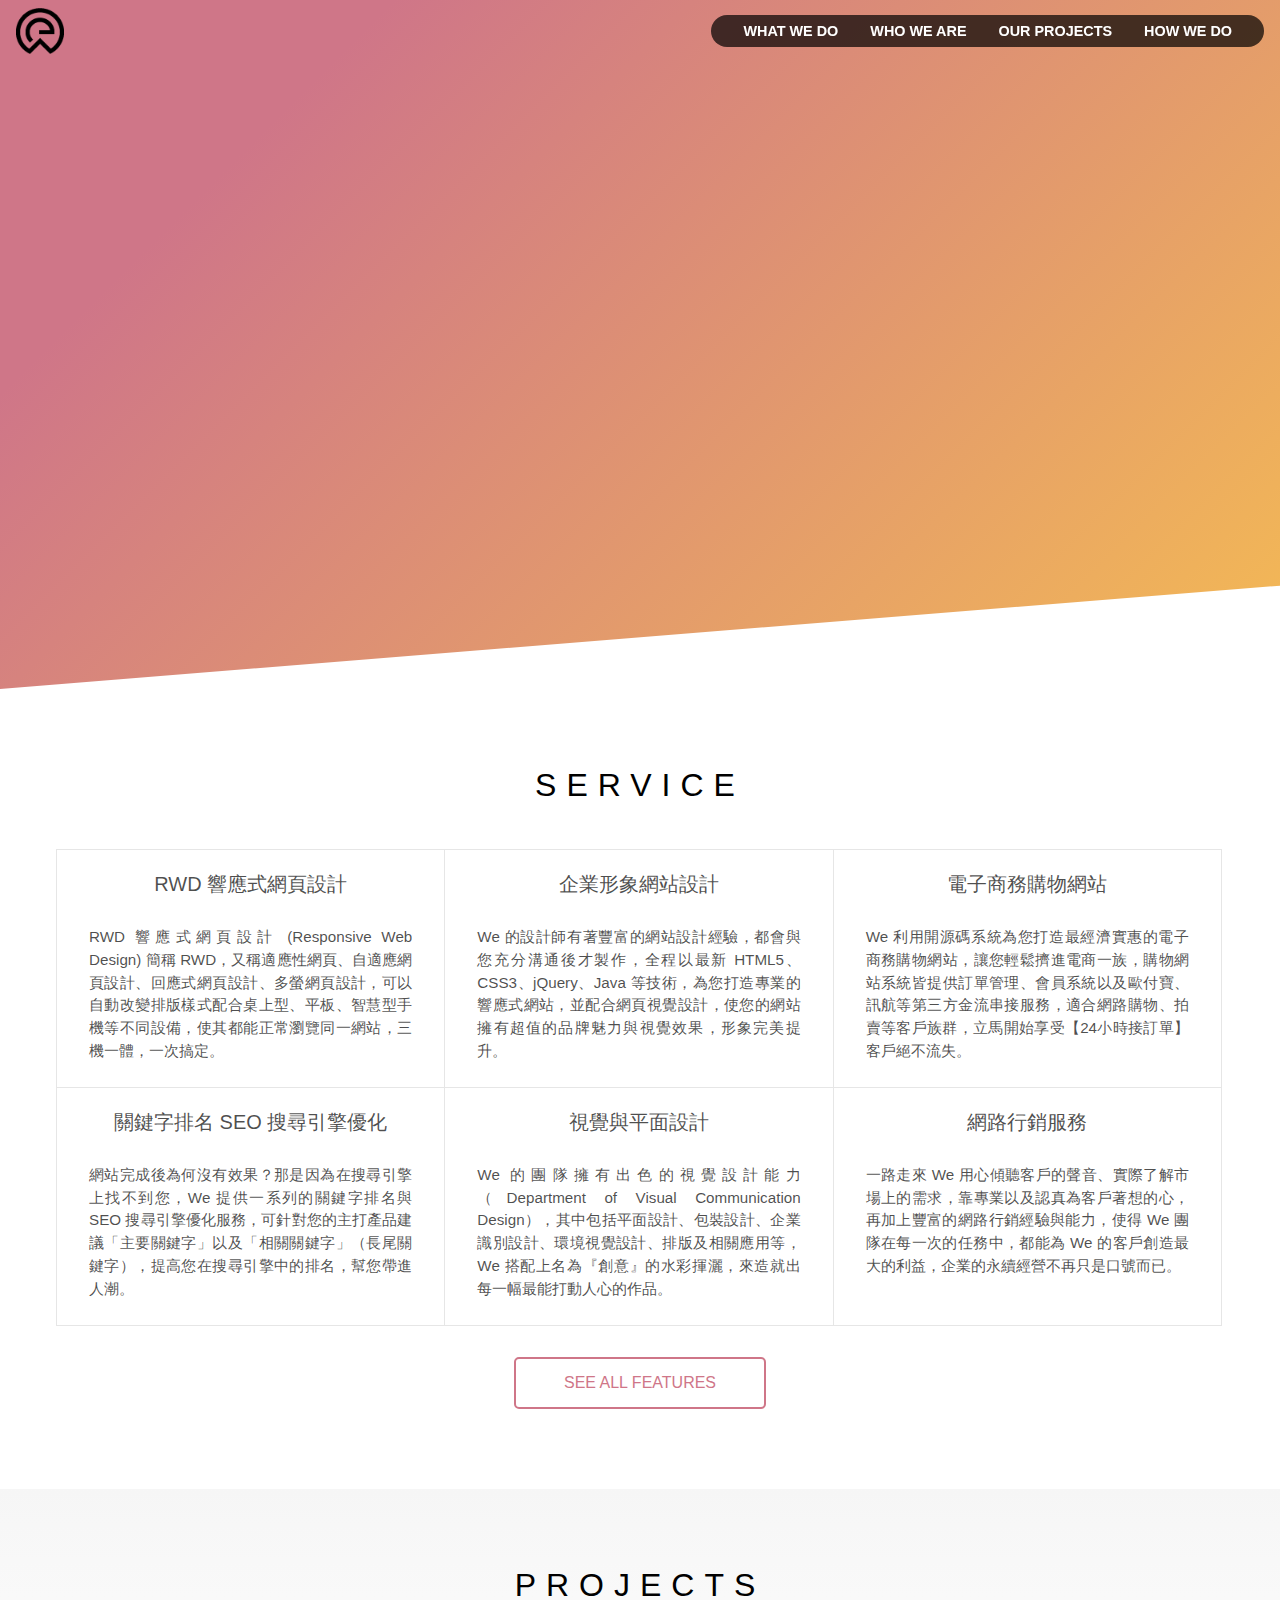
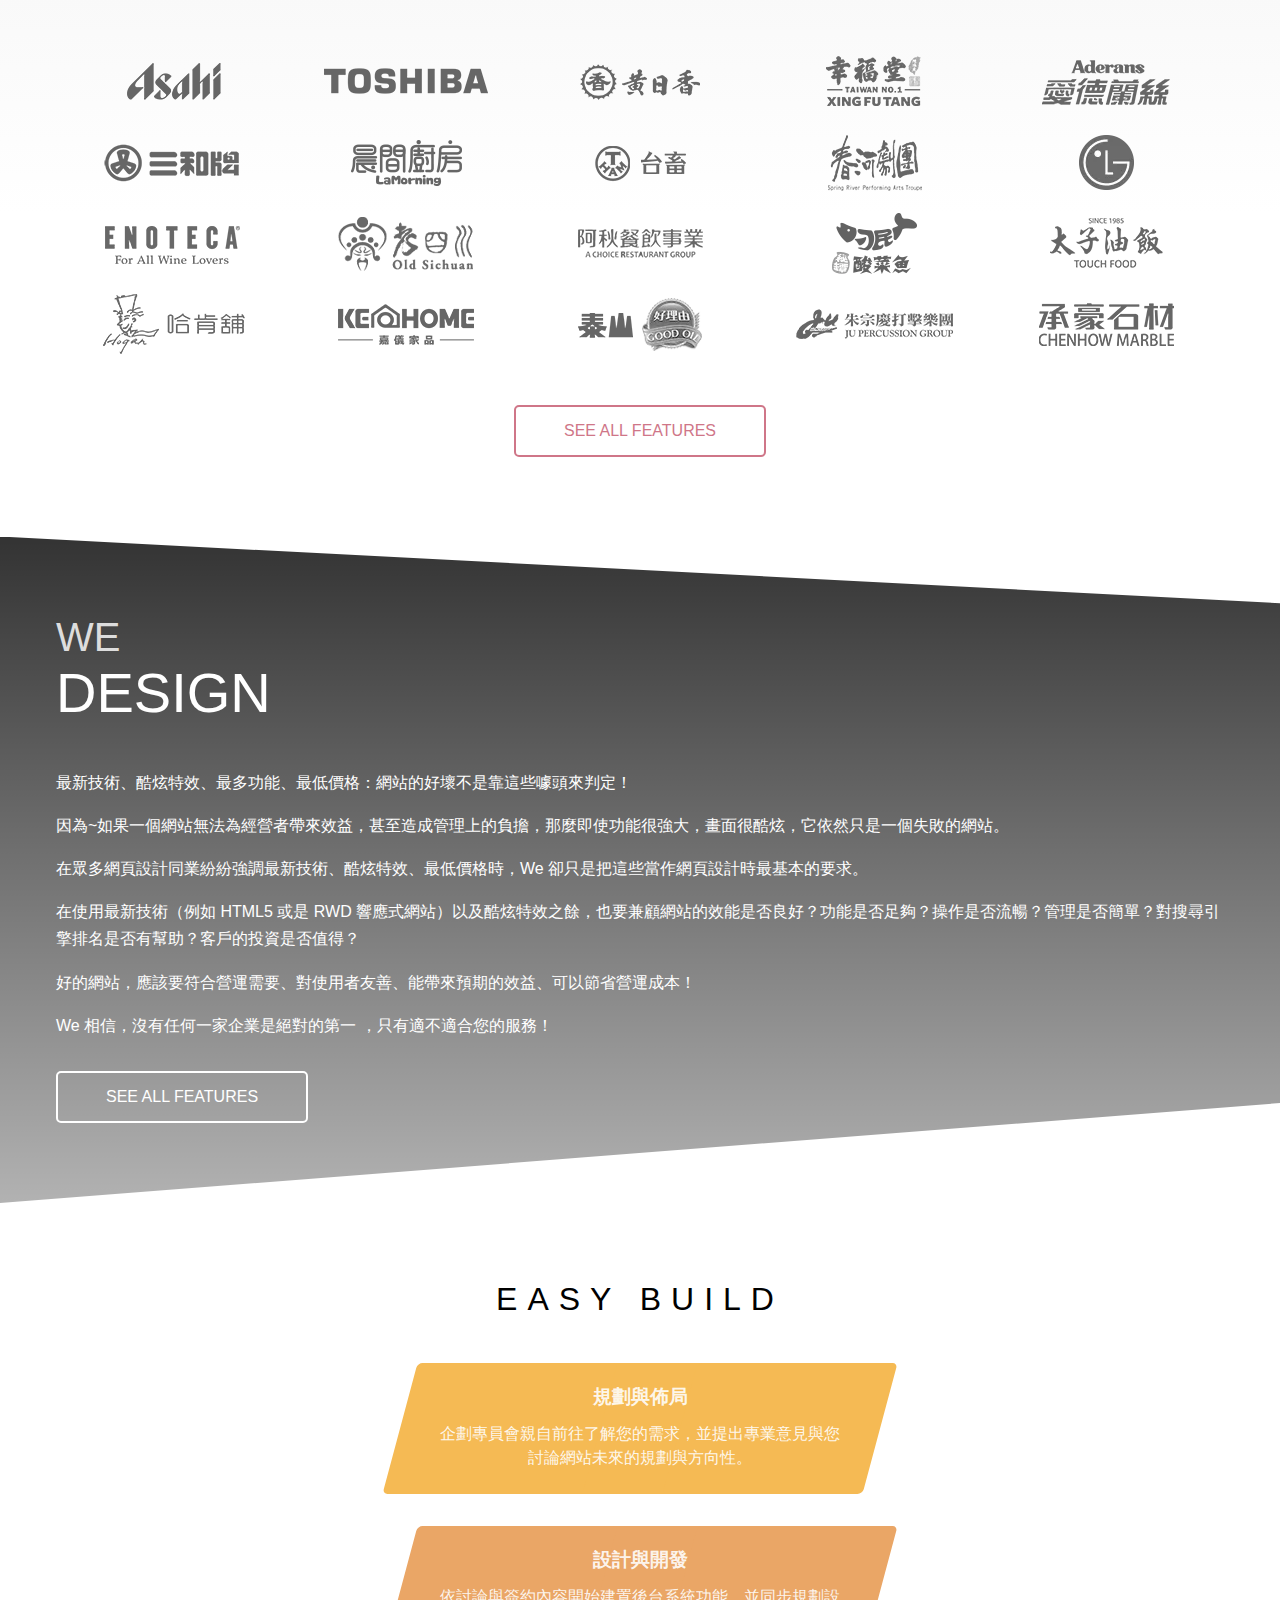
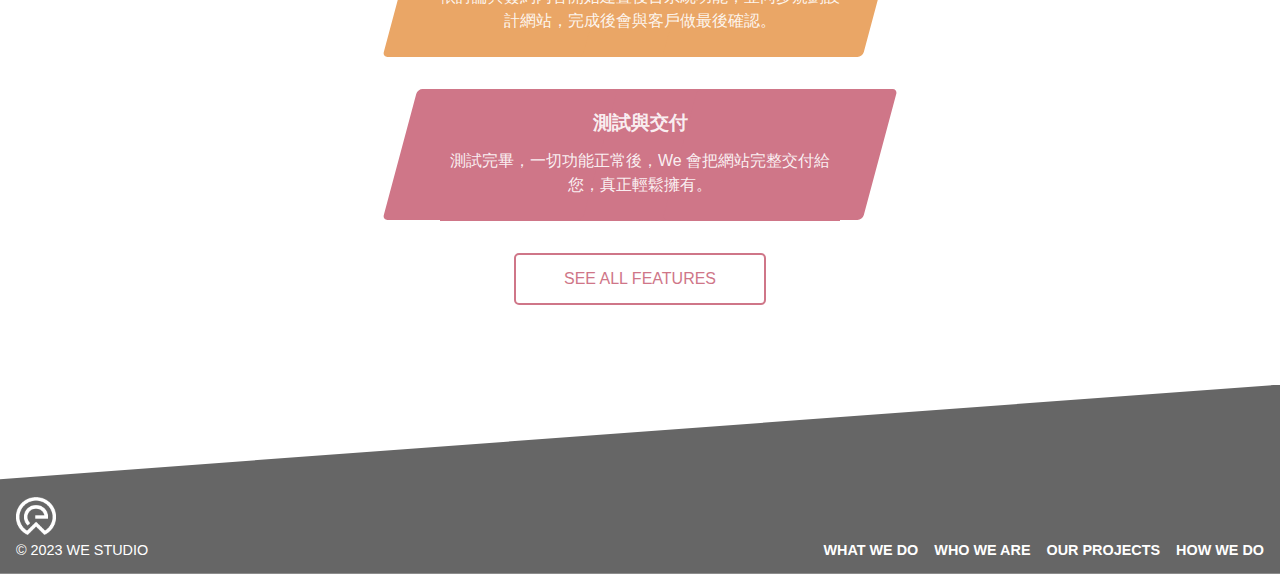
<file: index.html>
<!DOCTYPE html>
<html lang="zh-Hant-TW">

<head>
  <meta charset="UTF-8">
  <meta http-equiv="X-UA-Compatible" content="IE=edge">
  <meta name="viewport" content="width=device-width, initial-scale=1.0">
  <meta name="keywords" content="響應式網頁設計, 企業形象網站設計, 電子商務購物網站, SEO 搜尋引擎優化, 視覺與平面設計, 網路行銷服務">
  <meta name="description" content="用好的設計，為您帶來超凡行銷力。只要做一個網站，可支援多種瀏覽裝置，網頁會根據上網裝置大小不同，自動變換排版方式。">
  <meta property="og:url" content="https://awayh.github.io/we/">
  <meta property="og:type" content="website">
  <meta property="og:title" content="We Studio">
  <meta property="og:description" content="用好的設計，為您帶來超凡行銷力。只要做一個網站，可支援多種瀏覽裝置，網頁會根據上網裝置大小不同，自動變換排版方式。">
  <meta property="og:image" content="https://awayh.github.io/we/images/og-index.png">
  <meta property="og:locale" content="zh_TW">
  <title>We Studio</title>
  <link rel="shortcut icon" href="./images/logo-header.png" type="image/x-icon">
  <link rel="stylesheet" href="./style/reset.css">
  <link rel="stylesheet" href="./style/all.css">
  <link rel="stylesheet" href="./style/index.css">
  <link rel="stylesheet" href="https://cdnjs.cloudflare.com/ajax/libs/font-awesome/6.3.0/css/all.min.css" integrity="sha512-SzlrxWUlpfuzQ+pcUCosxcglQRNAq/DZjVsC0lE40xsADsfeQoEypE+enwcOiGjk/bSuGGKHEyjSoQ1zVisanQ==" crossorigin="anonymous" referrerpolicy="no-referrer" />
</head>

<body>

  <header class="header">
    <div class="header-head">
      <a href="./">
        <img class="header-img header-img-logo" src="./images/logo-header.png" width="60" height="58" alt="We Studio">
      </a>
    </div>
    <div id="HeaderBody" class="header-body">
      <nav class="header-nav">
        <ul class="header-ul">
          <li class="header-li">
            <a class="header-link" href="./service.html">what we do</a>
          </li>
          <li class="header-li">
            <a class="header-link" href="./about.html">who we are</a>
          </li>
          <li class="header-li">
            <a class="header-link" href="./works.html">our projects</a>
          </li>
          <li class="header-li">
            <a class="header-link" href="./process.html">how we do</a>
          </li>
        </ul>
        <button id="HeaderBtnXmark" class="header-btn header-btn-xmark" type="button">
          <i class="fa-solid fa-xmark"></i>
        </button>
      </nav>
    </div>
    <div class="header-foot">
      <button id="HeaderBtnBars" class="header-btn header-btn-bars" type="button">
        <i class="fa-solid fa-bars"></i>
      </button>
    </div>
  </header>

  <section class="banner banner-index">
    <div class="banner-container container mx-auto">
      <div class="banner-head">
        <h1 class="banner-title ani-fadeIn-leftToRight ani-delay-3">
          RWD 響應式網頁設計專門家
          <small class="banner-small">web design specialist</small>
        </h1>
        <h2 class="banner-subTitle ani-fadeIn-leftToRight ani-delay-4">
          用好的設計<br>為您帶來超凡行銷力
        </h2>
        <ul class="banner-ul banner-ul-order1 ani-fadeIn-leftToRight ani-delay-7">
          <li class="banner-li">web</li>
          <li class="banner-li">mobile</li>
          <li class="banner-li">seo</li>
        </ul>
        <p class="banner-desc ani-fadeIn-leftToRight ani-delay-5">
          只要做一個網站，可支援多種瀏覽裝置，<br>
          網頁會根據上網裝置大小不同，自動變換排版方式。
        </p>
        <div class="banner-btns">
          <a class="banner-btn ani-fadeIn-leftToRight ani-delay-7" href="./works.html">see all features</a>
        </div>
      </div>
      <div class="banner-body">
        <img class="banner-img banner-img-mobile ani-move-downToUP " src="./images/banner-mobile.png" width="260" height="364" alt="Mobile">
        <img class="banner-img banner-img-desktop ani-move-downToUP ani-delay-1" src="./images/banner-desktop.png" width="466" height="641" alt="Desktop">
        <img class="banner-img banner-img-pad ani-move-downToUP ani-delay-2" src="./images/banner-pad.png" width="357" height="545" alt="Pad">
      </div>
    </div>
  </section>

  <section class="base base-service">
    <div class="base-container container mx-auto">
      <header class="base-head">
        <h3 class="base-title ">service</h3>
      </header>
      <div class="base-body">
        <div class="service">
          <div class="service-items">

            <div class="service-item">
              <h2 class="service-title">RWD 響應式網頁設計</h2>
              <div class="service-icons">
                <i class="fa-solid fa-mobile-screen-button"></i>
              </div>
              <p class="service-desc">RWD 響應式網頁設計 (Responsive Web Design) 簡稱 RWD，又稱適應性網頁、自適應網頁設計、回應式網頁設計、多螢網頁設計，可以自動改變排版樣式配合桌上型、平板、智慧型手機等不同設備，使其都能正常瀏覽同一網站，三機一體，一次搞定。</p>
            </div>

            <div class="service-item">
              <h2 class="service-title">企業形象網站設計</h2>
              <div class="service-icons">
                <i class="fa-solid fa-desktop"></i>
              </div>
              <p class="service-desc">We 的設計師有著豐富的網站設計經驗，都會與您充分溝通後才製作，全程以最新 HTML5、CSS3、jQuery、Java 等技術，為您打造專業的響應式網站，並配合網頁視覺設計，使您的網站擁有超值的品牌魅力與視覺效果，形象完美提升。</p>
            </div>

            <div class="service-item">
              <h2 class="service-title">電子商務購物網站</h2>
              <div class="service-icons">
                <i class="fa-solid fa-cart-shopping"></i>
              </div>
              <p class="service-desc">We 利用開源碼系統為您打造最經濟實惠的電子商務購物網站，讓您輕鬆擠進電商一族，購物網站系統皆提供訂單管理、會員系統以及歐付寶、訊航等第三方金流串接服務，適合網路購物、拍賣等客戶族群，立馬開始享受【24小時接訂單】客戶絕不流失。</p>
            </div>

            <div class="service-item">
              <h2 class="service-title">關鍵字排名 SEO 搜尋引擎優化</h2>
              <div class="service-icons">
                <i class="fa-solid fa-magnifying-glass"></i>
              </div>
              <p class="service-desc">網站完成後為何沒有效果？那是因為在搜尋引擎上找不到您，We 提供一系列的關鍵字排名與 SEO 搜尋引擎優化服務，可針對您的主打產品建議「主要關鍵字」以及「相關關鍵字」（長尾關鍵字），提高您在搜尋引擎中的排名，幫您帶進人潮。</p>
            </div>

            <div class="service-item">
              <h2 class="service-title">視覺與平面設計</h2>
              <div class="service-icons">
                <i class="fa-solid fa-image"></i>
              </div>
              <p class="service-desc">We 的團隊擁有出色的視覺設計能力（Department of Visual Communication Design），其中包括平面設計、包裝設計、企業識別設計、環境視覺設計、排版及相關應用等，We 搭配上名為『創意』的水彩揮灑，來造就出每一幅最能打動人心的作品。</p>
            </div>

            <div class="service-item">
              <h2 class="service-title">網路行銷服務</h2>
              <div class="service-icons">
                <i class="fa-solid fa-cloud"></i>
              </div>
              <p class="service-desc">一路走來 We 用心傾聽客戶的聲音、實際了解市場上的需求，靠專業以及認真為客戶著想的心，再加上豐富的網路行銷經驗與能力，使得 We 團隊在每一次的任務中，都能為 We 的客戶創造最大的利益，企業的永續經營不再只是口號而已。</p>
            </div>

          </div>
        </div>
      </div>
      <footer class="base-foot">
        <div class="base-btns">
          <a class="base-btn" href="./works.html">see all features</a>
        </div>
      </footer>
    </div>
  </section>

  <section class="base base-project">
    <div class="base-container container mx-auto">
      <header class="base-head">
        <h3 class="base-title">Projects</h3>
      </header>
      <div class="base-body">
        <div class="project">
          <div class="project-items">
            <div class="project-item">
              <img class="project-img" src="./images/project1.webp" width="180" height="68" alt="">
            </div>
            <div class="project-item">
              <img class="project-img" src="./images/project2.webp" width="180" height="68" alt="">
            </div>
            <div class="project-item">
              <img class="project-img" src="./images/project3.webp" width="180" height="68" alt="">
            </div>
            <div class="project-item">
              <img class="project-img" src="./images/project4.webp" width="180" height="68" alt="">
            </div>
            <div class="project-item">
              <img class="project-img" src="./images/project5.webp" width="180" height="68" alt="">
            </div>
            <div class="project-item">
              <img class="project-img" src="./images/project6.webp" width="180" height="68" alt="">
            </div>
            <div class="project-item">
              <img class="project-img" src="./images/project7.webp" width="180" height="68" alt="">
            </div>
            <div class="project-item">
              <img class="project-img" src="./images/project8.webp" width="180" height="68" alt="">
            </div>
            <div class="project-item">
              <img class="project-img" src="./images/project9.webp" width="180" height="68" alt="">
            </div>
            <div class="project-item">
              <img class="project-img" src="./images/project10.webp" width="180" height="68" alt="">
            </div>
            <div class="project-item">
              <img class="project-img" src="./images/project11.webp" width="180" height="68" alt="">
            </div>
            <div class="project-item">
              <img class="project-img" src="./images/project12.webp" width="180" height="68" alt="">
            </div>
            <div class="project-item">
              <img class="project-img" src="./images/project13.webp" width="180" height="68" alt="">
            </div>
            <div class="project-item">
              <img class="project-img" src="./images/project14.webp" width="180" height="68" alt="">
            </div>
            <div class="project-item">
              <img class="project-img" src="./images/project15.webp" width="180" height="68" alt="">
            </div>
            <div class="project-item">
              <img class="project-img" src="./images/project16.webp" width="180" height="68" alt="">
            </div>
            <div class="project-item">
              <img class="project-img" src="./images/project17.webp" width="180" height="68" alt="">
            </div>
            <div class="project-item">
              <img class="project-img" src="./images/project18.webp" width="180" height="68" alt="">
            </div>
            <div class="project-item">
              <img class="project-img" src="./images/project19.webp" width="180" height="68" alt="">
            </div>
            <div class="project-item">
              <img class="project-img" src="./images/project20.webp" width="180" height="68" alt="">
            </div>
          </div>
        </div>
      </div>
      <footer class="base-foot">
        <div class="base-btns">
          <a class="base-btn" href="./works.html">see all features</a>
        </div>
      </footer>
    </div>
  </section>

  <section class="base base-intro">
    <div class="base-container container mx-auto">
      <header class="base-head">
        <h3 class="base-title">
          <small class="base-title-small">we</small>
          <span class="base-title-primary">design</span>
        </h3>
      </header>
      <div class="base-body">
        <div class="intro">
          <p class="intro-desc">最新技術、酷炫特效、最多功能、最低價格：網站的好壞不是靠這些噱頭來判定！</p>
          <p class="intro-desc">因為~如果一個網站無法為經營者帶來效益，甚至造成管理上的負擔，那麼即使功能很強大，畫面很酷炫，它依然只是一個失敗的網站。</p>
          <p class="intro-desc">在眾多網頁設計同業紛紛強調最新技術、酷炫特效、最低價格時，We 卻只是把這些當作網頁設計時最基本的要求。</p>
          <p class="intro-desc">在使用最新技術（例如 HTML5 或是 RWD 響應式網站）以及酷炫特效之餘，也要兼顧網站的效能是否良好？功能是否足夠？操作是否流暢？管理是否簡單？對搜尋引擎排名是否有幫助？客戶的投資是否值得？</p>
          <p class="intro-desc">好的網站，應該要符合營運需要、對使用者友善、能帶來預期的效益、可以節省營運成本！</p>
          <p class="intro-desc">We 相信，沒有任何一家企業是絕對的第一 ，只有適不適合您的服務！</p>
        </div>
      </div>
      <footer class="base-foot">
        <div class="base-btns">
          <a class="base-btn" href="./about.html">see all features</a>
        </div>
      </footer>
    </div>
  </section>

  <section class="base base-build">
    <div class="base-container container mx-auto">
      <header class="base-head">
        <h3 class="base-title">easy build</h3>
      </header>
      <div class="base-body">
        <div class="build">
          <ol class="build-ol">
            <li class="build-li build-li-1">
              <div class="build-content">
                <h4 class="build-title">規劃與佈局</h4>
                <p class="build-desc">企劃專員會親自前往了解您的需求，並提出專業意見與您討論網站未來的規劃與方向性。</p>
              </div>
            </li>
            <li class="build-li build-li-2">
              <div class="build-content">
                <h4 class="build-title">設計與開發</h4>
                <p class="build-desc">依討論與簽約內容開始建置後台系統功能，並同步規劃設計網站，完成後會與客戶做最後確認。</p>
              </div>
            </li>
            <li class="build-li build-li-3">
              <div class="build-content">
                <h4 class="build-title">測試與交付</h4>
                <p class="build-desc">測試完畢，一切功能正常後，We 會把網站完整交付給您，真正輕鬆擁有。</p>
              </div>
            </li>
          </ol>
        </div>
      </div>
      <footer class="base-foot">
        <div class="base-btns">
          <a href="./process.html" class="base-btn">see all features</a>
        </div>
      </footer>
    </div>
  </section>

  <footer class="footer">
    <div class="footer-head">
      <img class="footer-img footer-img-logo" src="./images/logo-footer.png" alt="We studio" width="60" height="58">
      <p class="footer-desc">&copy; 2023 we studio</p>
    </div>
    <div class="footer-body">
      <ul class="footer-ul">
        <li class="footer-li">
          <a class="footer-link" href="./service.html">what we do</a>
        </li>
        <li class="footer-li">
          <a class="footer-link" href="./about.html">who we are</a>
        </li>
        <li class="footer-li">
          <a class="footer-link" href="./works.html">our projects</a>
        </li>
        <li class="footer-li">
          <a class="footer-link" href="./process.html">how we do</a>
        </li>
      </ul>
    </div>
  </footer>

  <aside class="aside">
    <div class="aside-head">
      <a href="#" class="aside-link aside-link-top">
        <i class="fa-regular fa-circle-up"></i>
      </a>
    </div>
  </aside>

  <!-- jquery 要寫在body前 -->
  <script src="https://cdnjs.cloudflare.com/ajax/libs/jquery/3.6.4/jquery.js" integrity="sha512-6DC1eE3AWg1bgitkoaRM1lhY98PxbMIbhgYCGV107aZlyzzvaWCW1nJW2vDuYQm06hXrW0As6OGKcIaAVWnHJw==" crossorigin="anonymous" referrerpolicy="no-referrer"></script>
  <script src="./js/all.js"></script>
</body>

</html>
</file>
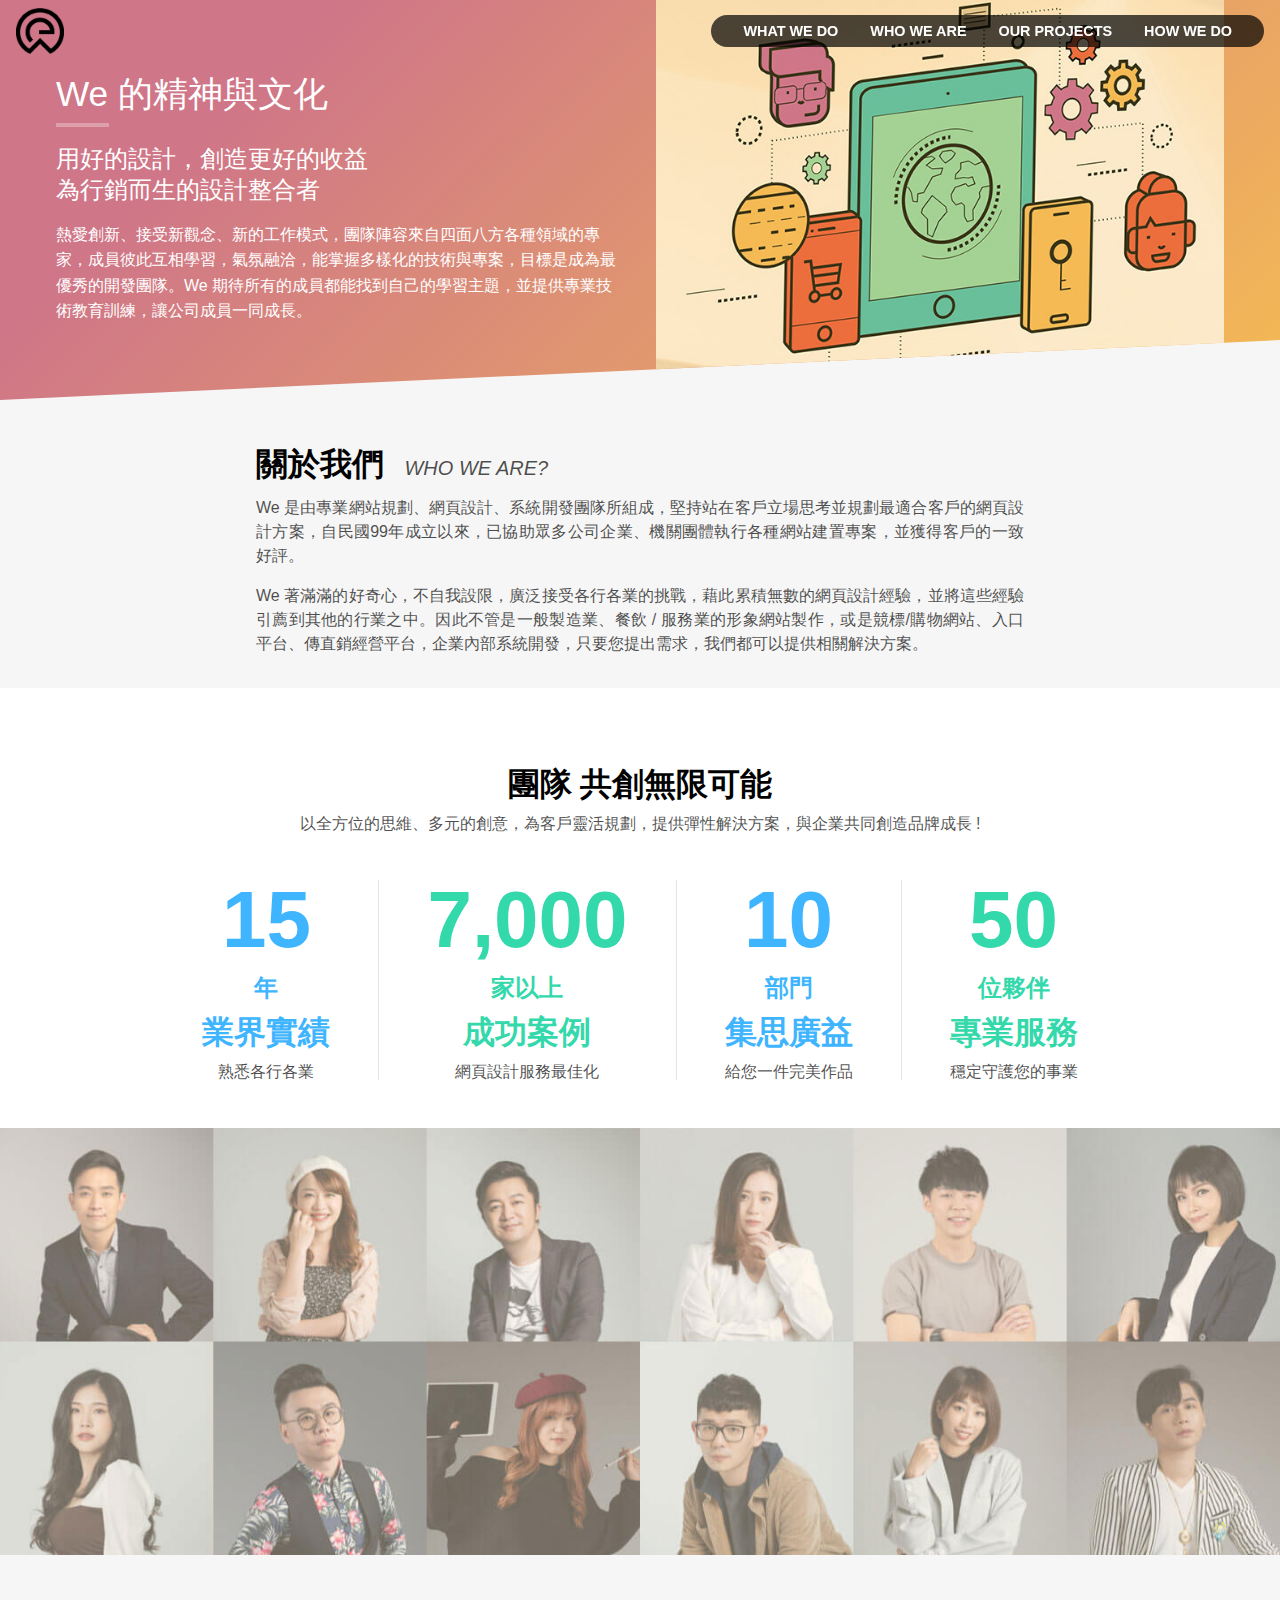
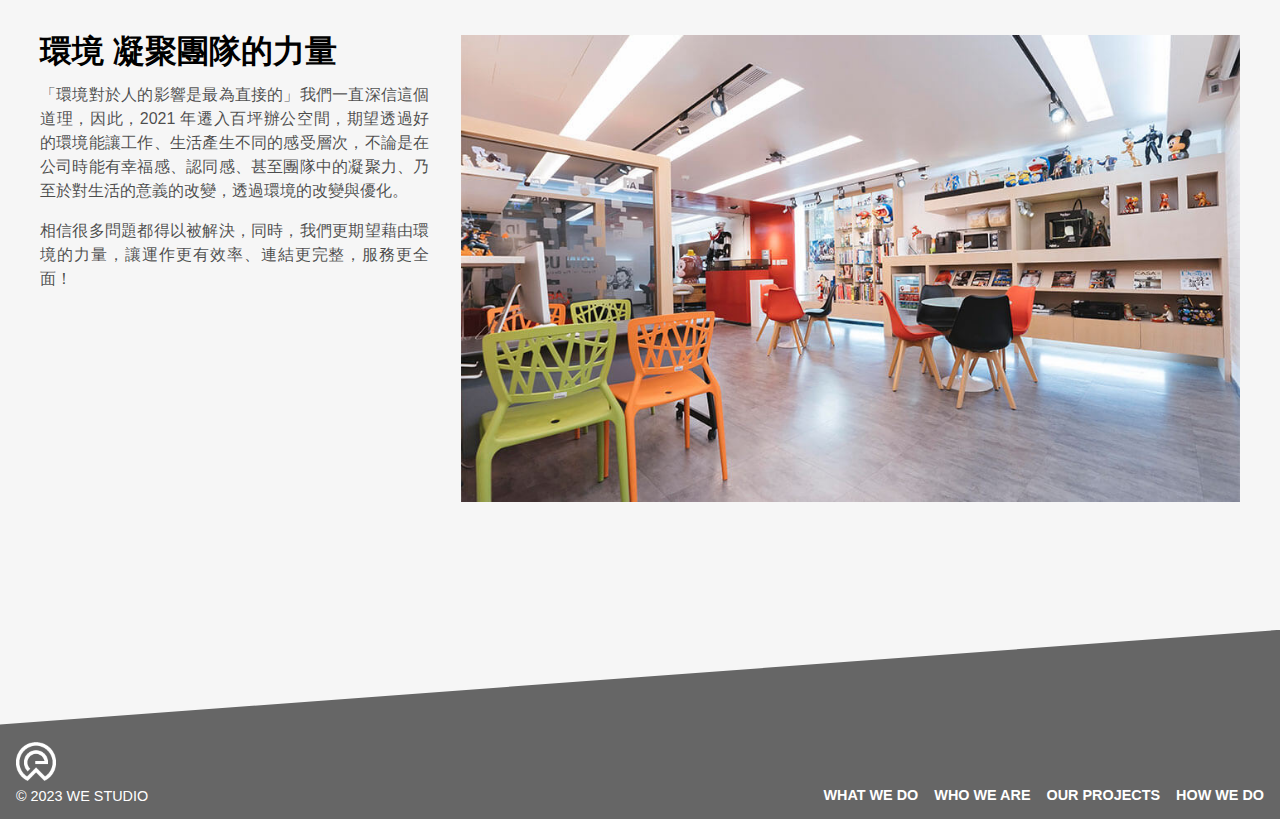
<file: about.html>
<!DOCTYPE html>
<html lang="zh-Hant-TW">

<head>
  <meta charset="UTF-8">
  <meta http-equiv="X-UA-Compatible" content="IE=edge">
  <meta name="viewport" content="width=device-width, initial-scale=1.0">
  <meta name="keywords" content="網頁設計, 網站設計, 網頁收益, 網頁創新">
  <meta name="description" content="熱愛創新、接受新觀念、新的工作模式，團隊陣容來自四面八方各種領域的專家，成員彼此互相學習，氣氛融洽，能掌握多樣化的技術與專案，目標是成為最優秀的開發團隊。We 期待所有的成員都能找到自己的學習主題，並提供專業技術教育訓練，讓公司成員一同成長。">
  <meta property="og:url" content="https://awayh.github.io/we/about.html">
  <meta property="og:type" content="website">
  <meta property="og:title" content="關於我們 - We studio">
  <meta property="og:description" content="熱愛創新、接受新觀念、新的工作模式，團隊陣容來自四面八方各種領域的專家，成員彼此互相學習，氣氛融洽，能掌握多樣化的技術與專案，目標是成為最優秀的開發團隊。We 期待所有的成員都能找到自己的學習主題，並提供專業技術教育訓練，讓公司成員一同成長。">
  <meta property="og:image" content="https://awayh.github.io/we/images/og-about.png">
  <meta property="og:locale" content="zh_TW">
  <title>關於我們 - We studio</title>
  <link rel="shortcut icon" href="./images/logo-header.png" type="image/x-icon">
  <link rel="stylesheet" href="./style/reset.css">
  <link rel="stylesheet" href="./style/all.css">
  <link rel="stylesheet" href="./style/master.css">
  <link rel="stylesheet" href="./style/about.css">
  <link rel="stylesheet" href="https://cdnjs.cloudflare.com/ajax/libs/font-awesome/6.3.0/css/all.min.css" integrity="sha512-SzlrxWUlpfuzQ+pcUCosxcglQRNAq/DZjVsC0lE40xsADsfeQoEypE+enwcOiGjk/bSuGGKHEyjSoQ1zVisanQ==" crossorigin="anonymous" referrerpolicy="no-referrer" />
</head>

<body>

  <header class="header">
    <div class="header-head">
      <a href="./">
        <img class="header-img header-img-logo" src="./images/logo-header.png" width="60" height="58" alt="We Studio">
      </a>
    </div>
    <div id="HeaderBody" class="header-body">
      <nav class="header-nav">
        <ul class="header-ul">
          <li class="header-li">
            <a class="header-link" href="./service.html">what we do</a>
          </li>
          <li class="header-li">
            <a class="header-link" href="./about.html">who we are</a>
          </li>
          <li class="header-li">
            <a class="header-link" href="./works.html">our projects</a>
          </li>
          <li class="header-li">
            <a class="header-link" href="./process.html">how we do</a>
          </li>
        </ul>
        <button id="HeaderBtnXmark" class="header-btn header-btn-xmark" type="button">
          <i class="fa-solid fa-xmark"></i>
        </button>
      </nav>
    </div>
    <div class="header-foot">
      <button id="HeaderBtnBars" class="header-btn header-btn-bars" type="button">
        <i class="fa-solid fa-bars"></i>
      </button>
    </div>
  </header>

  <section class="banner banner-about">
    <div class="banner-container container mx-auto">
      <div class="banner-head">
        <h1 class="banner-title banner-title-line">We 的精神與文化</h1>
        <p class="banner-desc banner-desc-lg">
          用好的設計，創造更好的收益<br>
          為行銷而生的設計整合者
        </p>
        <p class="banner-desc">熱愛創新、接受新觀念、新的工作模式，團隊陣容來自四面八方各種領域的專家，成員彼此互相學習，氣氛融洽，能掌握多樣化的技術與專案，目標是成為最優秀的開發團隊。We 期待所有的成員都能找到自己的學習主題，並提供專業技術教育訓練，讓公司成員一同成長。</p>
      </div>
      <div class="banner-body">
        <img class="banner-img banner-img-fit" src="./images/banner-about.jpg" alt="We 的精神與文化" width="700" height="926">
      </div>
    </div>
  </section>

  <main class="main">
    <header class="main-head container-md mx-auto">
      <h2 class="main-title">
        <span class="main-cht">關於我們</span>
        <small class="main-small">who we are?</small>
      </h2>
      <p class="main-desc">We 是由專業網站規劃、網頁設計、系統開發團隊所組成，堅持站在客戶立場思考並規劃最適合客戶的網頁設計方案，自民國99年成立以來，已協助眾多公司企業、機關團體執行各種網站建置專案，並獲得客戶的一致好評。</p>
      <p class="main-desc">We 著滿滿的好奇心，不自我設限，廣泛接受各行各業的挑戰，藉此累積無數的網頁設計經驗，並將這些經驗引薦到其他的行業之中。因此不管是一般製造業、餐飲 / 服務業的形象網站製作，或是競標/購物網站、入口平台、傳直銷經營平台，企業內部系統開發，只要您提出需求，我們都可以提供相關解決方案。</p>
    </header>
    <div class="main-body">
      <section class="state">
        <header class="state-head">
          <h4 class="state-title">團隊 共創無限可能</h4>
          <p class="state-desc">以全方位的思維、多元的創意，為客戶靈活規劃，提供彈性解決方案，與企業共同創造品牌成長 !</p>
        </header>
        <div class="state-body">
          <ul class="state-ul">
            <li class="state-li">
              <span class="state-number">15</span>
              <span class="state-unit">年</span>
              <strong class="state-term">業界實績</strong>
              <span class="state-tips">熟悉各行各業</span>
            </li>
            <li class="state-li">
              <span class="state-number">7,000</span>
              <span class="state-unit">家以上</span>
              <strong class="state-term">成功案例</strong>
              <span class="state-tips">網頁設計服務最佳化</span>
            </li>
            <li class="state-li">
              <span class="state-number">10</span>
              <span class="state-unit">部門</span>
              <strong class="state-term">集思廣益</strong>
              <span class="state-tips">給您一件完美作品</span>
            </li>
            <li class="state-li">
              <span class="state-number">50</span>
              <span class="state-unit">位夥伴</span>
              <strong class="state-term">專業服務</strong>
              <span class="state-tips">穩定守護您的事業</span>
            </li>
          </ul>
        </div>
        <footer class="state-foot">
          <picture>
            <source media="(min-width: 481px)" srcset="./images/masters.jpg">
            <source media="(max-width: 480px)" srcset="./images/masters2.jpg">
            <img class="state-img" src="./images/masters.jpg" width="1440" height="480" alt="We 的專業設計師">
          </picture>
        </footer>
      </section>
      <div class="env container mx-auto">
        <div class="env-head">
          <h4 class="env-title">環境 凝聚團隊的力量</h4>
          <p class="env-desc">「環境對於人的影響是最為直接的」我們一直深信這個道理，因此，2021 年遷入百坪辦公空間，期望透過好的環境能讓工作、生活產生不同的感受層次，不論是在公司時能有幸福感、認同感、甚至團隊中的凝聚力、乃至於對生活的意義的改變，透過環境的改變與優化。</p>
          <p class="env-desc">相信很多問題都得以被解決，同時，我們更期望藉由環境的力量，讓運作更有效率、連結更完整，服務更全面！</p>
        </div>
        <div class="env-body">
          <img class="env-img" src="./images/env.jpg" width="940" height="564" alt="工作環境">
        </div>
      </div>
    </div>
  </main>

  <footer class="footer">
    <div class="footer-head">
      <img class="footer-img footer-img-logo" src="./images/logo-footer.png" alt="We studio" width="60" height="58">
      <p class="footer-desc">&copy; 2023 we studio</p>
    </div>
    <div class="footer-body">
      <ul class="footer-ul">
        <li class="footer-li">
          <a class="footer-link" href="./service.html">what we do</a>
        </li>
        <li class="footer-li">
          <a class="footer-link" href="./about.html">who we are</a>
        </li>
        <li class="footer-li">
          <a class="footer-link" href="./works.html">our projects</a>
        </li>
        <li class="footer-li">
          <a class="footer-link" href="./process.html">how we do</a>
        </li>
      </ul>
    </div>
  </footer>

  <aside class="aside">
    <div class="aside-head">
      <a href="#" class="aside-link aside-link-top">
        <i class="fa-regular fa-circle-up"></i>
      </a>
    </div>
  </aside>

  <script src="https://cdnjs.cloudflare.com/ajax/libs/jquery/3.6.4/jquery.js" integrity="sha512-6DC1eE3AWg1bgitkoaRM1lhY98PxbMIbhgYCGV107aZlyzzvaWCW1nJW2vDuYQm06hXrW0As6OGKcIaAVWnHJw==" crossorigin="anonymous" referrerpolicy="no-referrer"></script>
  <script src="./js/all.js"></script>

</body>

</html>
</file>
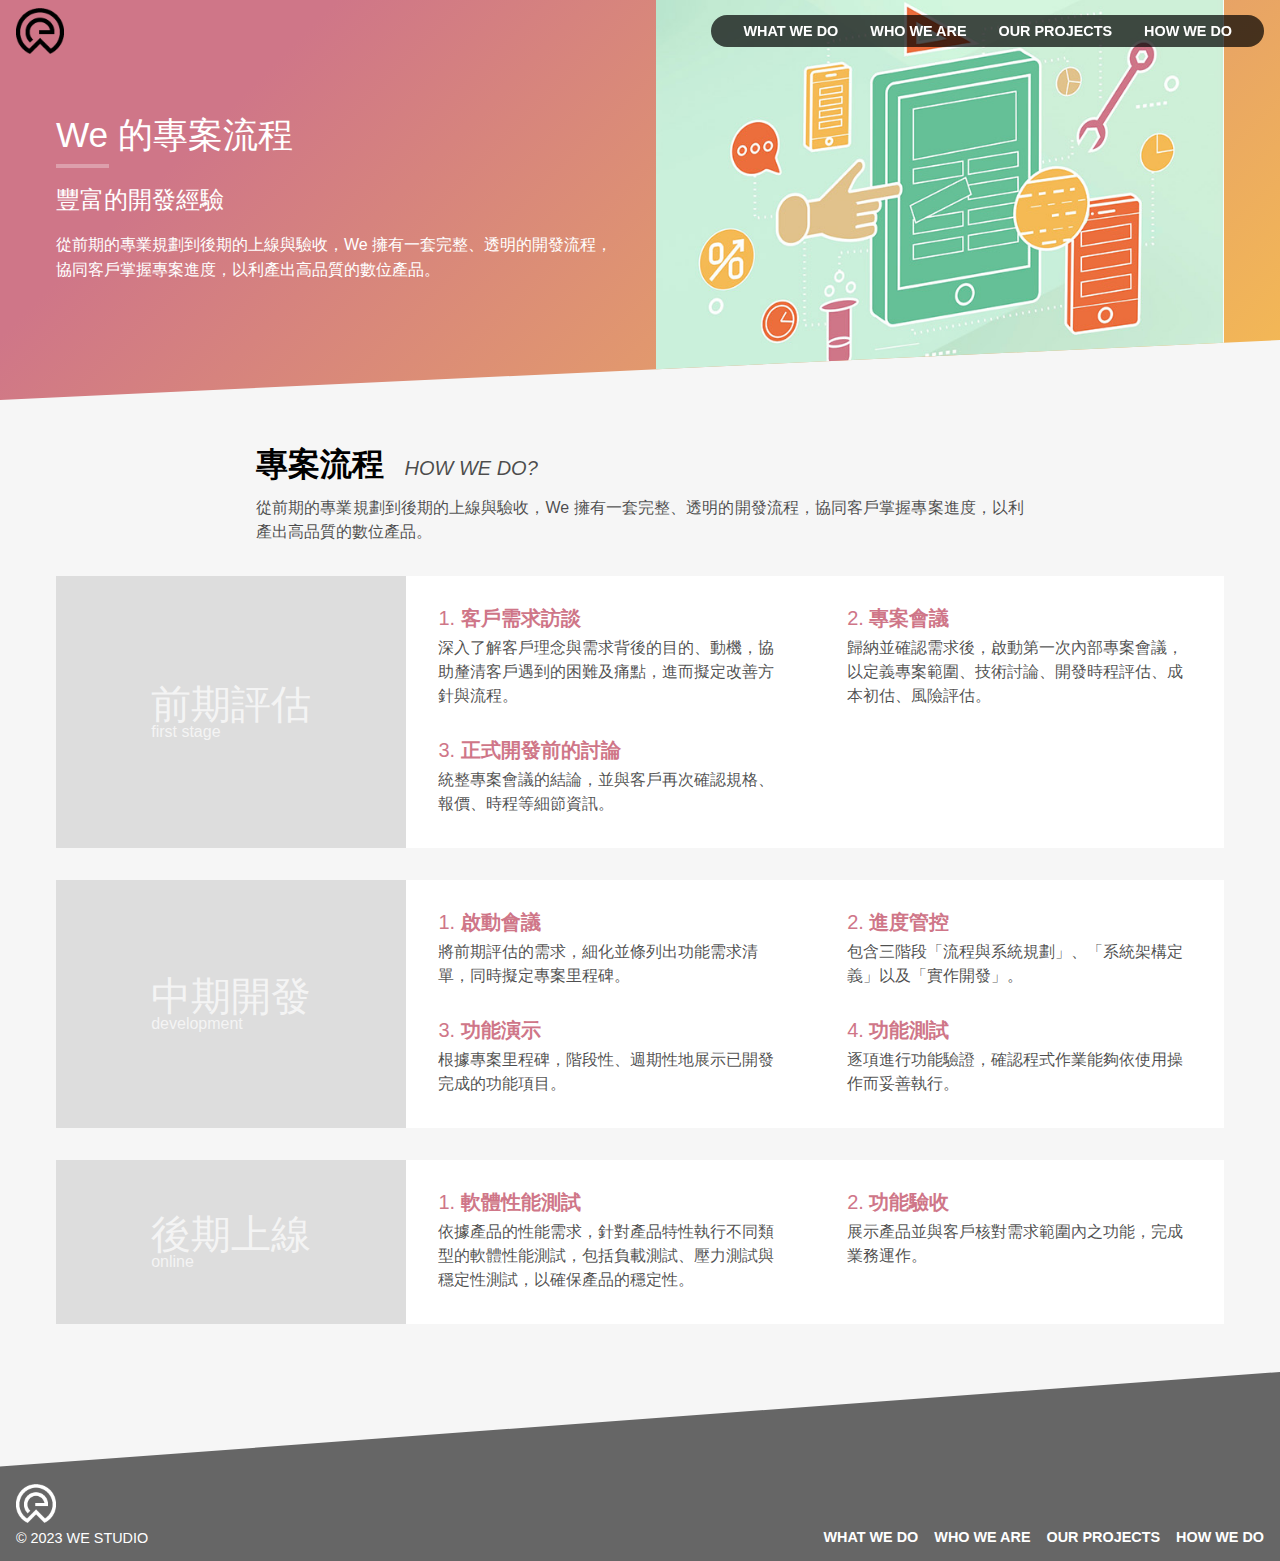
<file: process.html>
<!DOCTYPE html>
<html lang="zh-Hant-TW">

<head>
  <meta charset="UTF-8">
  <meta http-equiv="X-UA-Compatible" content="IE=edge">
  <meta name="viewport" content="width=device-width, initial-scale=1.0">
  <meta name="keywords" content="網站評估, 網站開發, 網站上線, 訪談, 網站測試, 網站驗收">
  <meta name="description" content="從前期的專業規劃到後期的上線與驗收，We 擁有一套完整、透明的開發流程，協同客戶掌握專案進度，以利產出高品質的數位產品。">
  <meta property="og:url" content="https://awayh.github.io/we/process.html">
  <meta property="og:type" content="website">
  <meta property="og:title" content="專案流程 - We studio">
  <meta property="og:description" content="從前期的專業規劃到後期的上線與驗收，We 擁有一套完整、透明的開發流程，協同客戶掌握專案進度，以利產出高品質的數位產品。">
  <meta property="og:image" content="https://awayh.github.io/we/images/og-process.png">
  <meta property="og:locale" content="zh_TW">
  <title>專案流程 - We studio</title>
  <link rel="shortcut icon" href="./images/logo-header.png" type="image/x-icon">
  <link rel="stylesheet" href="./style/reset.css">
  <link rel="stylesheet" href="./style/all.css">
  <link rel="stylesheet" href="./style/master.css">
  <link rel="stylesheet" href="./style/process.css">
  <link rel="stylesheet" href="https://cdnjs.cloudflare.com/ajax/libs/font-awesome/6.3.0/css/all.min.css" integrity="sha512-SzlrxWUlpfuzQ+pcUCosxcglQRNAq/DZjVsC0lE40xsADsfeQoEypE+enwcOiGjk/bSuGGKHEyjSoQ1zVisanQ==" crossorigin="anonymous" referrerpolicy="no-referrer" />
</head>

<body>

  <header class="header">
    <div class="header-head">
      <a href="./">
        <img class="header-img header-img-logo" src="./images/logo-header.png" width="60" height="58" alt="We Studio">
      </a>
    </div>
    <div id="HeaderBody" class="header-body">
      <nav class="header-nav">
        <ul class="header-ul">
          <li class="header-li">
            <a class="header-link" href="./service.html">what we do</a>
          </li>
          <li class="header-li">
            <a class="header-link" href="./about.html">who we are</a>
          </li>
          <li class="header-li">
            <a class="header-link" href="./works.html">our projects</a>
          </li>
          <li class="header-li">
            <a class="header-link" href="./process.html">how we do</a>
          </li>
        </ul>
        <button id="HeaderBtnXmark" class="header-btn header-btn-xmark" type="button">
          <i class="fa-solid fa-xmark"></i>
        </button>
      </nav>
    </div>
    <div class="header-foot">
      <button id="HeaderBtnBars" class="header-btn header-btn-bars" type="button">
        <i class="fa-solid fa-bars"></i>
      </button>
    </div>
  </header>

  <section class="banner banner-process">
    <div class="banner-container container mx-auto">
      <div class="banner-head">
        <h1 class="banner-title banner-title-line">We 的專案流程</h1>
        <p class="banner-desc banner-desc-lg">豐富的開發經驗</p>
        <p class="banner-desc">從前期的專業規劃到後期的上線與驗收，We 擁有一套完整、透明的開發流程，協同客戶掌握專案進度，以利產出高品質的數位產品。</p>
      </div>
      <div class="banner-body">
        <img class="banner-img banner-img-fit" src="./images/banner-process.jpg" alt="We 的專案流程" width="700" height="926">
      </div>
    </div>
  </section>

  <main class="main">
    <header class="main-head container-md mx-auto">
      <h2 class="main-title">
        <span class="main-cht">專案流程</span>
        <small class="main-small">how we do?</small>
      </h2>
      <p class="main-desc">從前期的專業規劃到後期的上線與驗收，We 擁有一套完整、透明的開發流程，協同客戶掌握專案進度，以利產出高品質的數位產品。</p>
    </header>
    <div class="main-body container mx-auto">
      <div class="process">
        <section class="process-item">
          <div class="process-head">
            <h2 class="process-name ">
              <span class="process-cht">前期評估</span>
              <small class="process-en">first stage</small>
            </h2>  
          </div>
          <div class="process-body">
            <ol class="process-ol">
              <li class="process-li">
                <h3 class="process-title">客戶需求訪談</h3>
                <p class="process-desc">深入了解客戶理念與需求背後的目的、動機，協助釐清客戶遇到的困難及痛點，進而擬定改善方針與流程。</p>                
              </li>
              <li class="process-li">
                <h3 class="process-title">專案會議</h3>
                <p class="process-desc">歸納並確認需求後，啟動第一次內部專案會議，以定義專案範圍、技術討論、開發時程評估、成本初估、風險評估。</p>                
              </li>
              <li class="process-li">
                <h3 class="process-title">正式開發前的討論</h3>
                <p class="process-desc">統整專案會議的結論，並與客戶再次確認規格、報價、時程等細節資訊。</p>                
              </li>

            </ol>
          </div>
          
        </section>
        <section class="process-item">
          <div class="process-head">
            <h2 class="process-name ">
              <span class="process-cht">中期開發</span>
              <small class="process-en">development</small>
            </h2>  
          </div>
          <div class="process-body">
            <ol class="process-ol">
              <li class="process-li">
                <h3 class="process-title">啟動會議</h3>
                <p class="process-desc">將前期評估的需求，細化並條列出功能需求清單，同時擬定專案里程碑。</p>                
              </li>
              <li class="process-li">
                <h3 class="process-title">進度管控</h3>
                <p class="process-desc">包含三階段「流程與系統規劃」、「系統架構定義」以及「實作開發」。</p>                
              </li>
              <li class="process-li">
                <h3 class="process-title">功能演示</h3>
                <p class="process-desc">根據專案里程碑，階段性、週期性地展示已開發完成的功能項目。</p>                
              </li>
              <li class="process-li">
                <h3 class="process-title">功能測試</h3>
                <p class="process-desc">逐項進行功能驗證，確認程式作業能夠依使用操作而妥善執行。</p>                
              </li>
            </ol>
          </div>
          
        </section>
        <section class="process-item">
          <div class="process-head">
            <h2 class="process-name ">
              <span class="process-cht">後期上線</span>
              <small class="process-en">online</small>
            </h2>  
          </div>
          <div class="process-body">
            <ol class="process-ol">
              <li class="process-li">
                <h3 class="process-title">軟體性能測試  </h3>
                <p class="process-desc">依據產品的性能需求，針對產品特性執行不同類型的軟體性能測試，包括負載測試、壓力測試與穩定性測試，以確保產品的穩定性。</p>                
              </li>
              <li class="process-li">
                <h3 class="process-title">功能驗收</h3>
                <p class="process-desc">展示產品並與客戶核對需求範圍內之功能，完成業務運作。</p>                
              </li>
            </ol>
          </div>
          
        </section>
      </div>
    </div>
  </main>

  <footer class="footer">
    <div class="footer-head">
      <img class="footer-img footer-img-logo" src="./images/logo-footer.png" alt="We studio" width="60" height="58">
      <p class="footer-desc">&copy; 2023 we studio</p>
    </div>
    <div class="footer-body">
      <ul class="footer-ul">
        <li class="footer-li">
          <a class="footer-link" href="./service.html">what we do</a>
        </li>
        <li class="footer-li">
          <a class="footer-link" href="./about.html">who we are</a>
        </li>
        <li class="footer-li">
          <a class="footer-link" href="./works.html">our projects</a>
        </li>
        <li class="footer-li">
          <a class="footer-link" href="./process.html">how we do</a>
        </li>
      </ul>
    </div>
  </footer>

  <aside class="aside">
    <div class="aside-head">
      <a href="#" class="aside-link aside-link-top">
        <i class="fa-regular fa-circle-up"></i>
      </a>
    </div>
  </aside>

  <script src="https://cdnjs.cloudflare.com/ajax/libs/jquery/3.6.4/jquery.js" integrity="sha512-6DC1eE3AWg1bgitkoaRM1lhY98PxbMIbhgYCGV107aZlyzzvaWCW1nJW2vDuYQm06hXrW0As6OGKcIaAVWnHJw==" crossorigin="anonymous" referrerpolicy="no-referrer"></script>
  <script src="./js/all.js"></script>

</body>

</html>
</file>
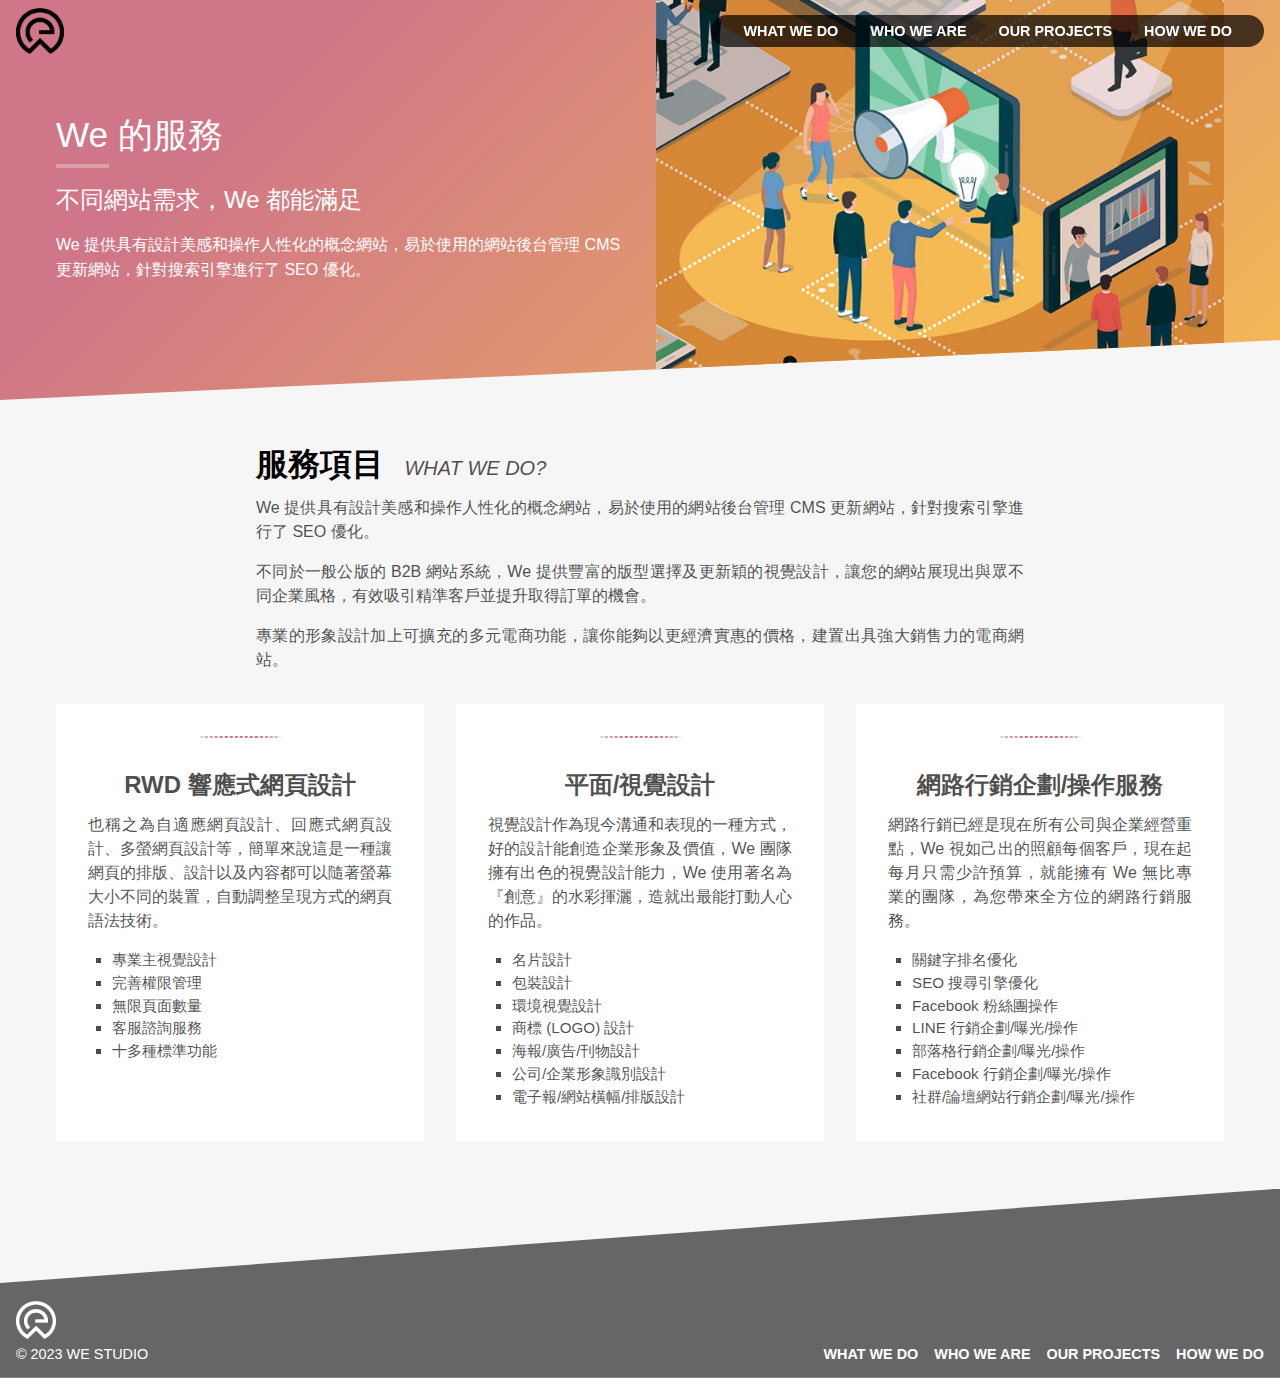
<file: service.html>
<!DOCTYPE html>
<html lang="zh-Hant-TW">

<head>
  <meta charset="UTF-8">
  <meta http-equiv="X-UA-Compatible" content="IE=edge">
  <meta name="viewport" content="width=device-width, initial-scale=1.0">
  <meta name="keywords" content="RWD, RWD響應式, RWD響應式設計, 網頁設計, 平面設計, 視覺設計, 網路行銷, 網路企劃, SEO">
  <meta name="description" content="We 提供具有設計美感和操作人性化的概念網站，易於使用的網站後台管理 CMS 更新網站，針對搜索引擎進行了 SEO 優化。">
  <meta property="og:url" content="https://awayh.github.io/we/service.html">
  <meta property="og:type" content="website">
  <meta property="og:title" content="We 的服務 - We studio">
  <meta property="og:description" content="We 提供具有設計美感和操作人性化的概念網站，易於使用的網站後台管理 CMS 更新網站，針對搜索引擎進行了 SEO 優化。">
  <meta property="og:image" content="https://awayh.github.io/we/images/og-service.png">
  <meta property="og:locale" content="zh_TW">
  <title>We 的服務 - We studio</title>
  <link rel="shortcut icon" href="./images/logo-header.png" type="image/x-icon">
  <link rel="stylesheet" href="./style/reset.css">
  <link rel="stylesheet" href="./style/all.css">
  <link rel="stylesheet" href="./style/master.css">
  <link rel="stylesheet" href="./style/service.css">
  <link rel="stylesheet" href="https://cdnjs.cloudflare.com/ajax/libs/font-awesome/6.3.0/css/all.min.css" integrity="sha512-SzlrxWUlpfuzQ+pcUCosxcglQRNAq/DZjVsC0lE40xsADsfeQoEypE+enwcOiGjk/bSuGGKHEyjSoQ1zVisanQ==" crossorigin="anonymous" referrerpolicy="no-referrer" />
</head>

<body>

  <header class="header">
    <div class="header-head">
      <a href="./">
        <img class="header-img header-img-logo" src="./images/logo-header.png" width="60" height="58" alt="We Studio">
      </a>
    </div>
    <div id="HeaderBody" class="header-body">
      <nav class="header-nav">
        <ul class="header-ul">
          <li class="header-li">
            <a class="header-link" href="./service.html">what we do</a>
          </li>
          <li class="header-li">
            <a class="header-link" href="./about.html">who we are</a>
          </li>
          <li class="header-li">
            <a class="header-link" href="./works.html">our projects</a>
          </li>
          <li class="header-li">
            <a class="header-link" href="./process.html">how we do</a>
          </li>
        </ul>
        <button id="HeaderBtnXmark" class="header-btn header-btn-xmark" type="button">
          <i class="fa-solid fa-xmark"></i>
        </button>
      </nav>
    </div>
    <div class="header-foot">
      <button id="HeaderBtnBars" class="header-btn header-btn-bars" type="button">
        <i class="fa-solid fa-bars"></i>
      </button>
    </div>
  </header>

  <section class="banner banner-service">
    <div class="banner-container container mx-auto">
      <div class="banner-head">
        <h1 class="banner-title banner-title-line">We 的服務</h1>
        <p class="banner-desc banner-desc-lg">不同網站需求，We 都能滿足</p>
        <p class="banner-desc">We 提供具有設計美感和操作人性化的概念網站，易於使用的網站後台管理 CMS 更新網站，針對搜索引擎進行了 SEO 優化。</p>
      </div>
      <div class="banner-body">
        <img class="banner-img banner-img-fit" src="./images/banner-service.jpg" alt="We 的服務" width="700" height="926">
      </div>
    </div>
  </section>

  <main class="main">
    <header class="main-head container-md mx-auto">
      <h2 class="main-title">
        <span class="main-cht">服務項目</span>
        <small class="main-small">what we do?</small>
      </h2>
      <p class="main-desc">We 提供具有設計美感和操作人性化的概念網站，易於使用的網站後台管理 CMS 更新網站，針對搜索引擎進行了 SEO 優化。</p>
      <p class="main-desc">不同於一般公版的 B2B 網站系統，We 提供豐富的版型選擇及更新穎的視覺設計，讓您的網站展現出與眾不同企業風格，有效吸引精準客戶並提升取得訂單的機會。</p>
      <p class="main-desc">專業的形象設計加上可擴充的多元電商功能，讓你能夠以更經濟實惠的價格，建置出具強大銷售力的電商網站。</p>
    </header>
    <div class="main-body container mx-auto">
      <div class="grid grid-3">
        <section class="card">
          <header class="card-head">
            <div class="card-icon">
              <i class="fa-solid fa-desktop"></i>
            </div>
            <h2 class="card-title">RWD 響應式網頁設計</h2>
          </header>
          <div class="card-body">
            <p class="card-desc">也稱之為自適應網頁設計、回應式網頁設計、多螢網頁設計等，簡單來說這是一種讓網頁的排版、設計以及內容都可以隨著螢幕大小不同的裝置，自動調整呈現方式的網頁語法技術。</p>
            <ul class="card-ul">
              <li class="card-li">專業主視覺設計</li>
              <li class="card-li">完善權限管理</li>
              <li class="card-li">無限頁面數量</li>
              <li class="card-li">客服諮詢服務</li>
              <li class="card-li">十多種標準功能</li>
            </ul>
          </div>
        </section>
        <section class="card">
          <header class="card-head">
            <div class="card-icon">
              <i class="fa-solid fa-eye"></i>
            </div>
            <h2 class="card-title">平面/視覺設計</h2>
          </header>
          <div class="card-body">
            <p class="card-desc">視覺設計作為現今溝通和表現的一種方式，好的設計能創造企業形象及價值，We 團隊擁有出色的視覺設計能力，We 使用著名為『創意』的水彩揮灑，造就出最能打動人心的作品。</p>
            <ul class="card-ul">
              <li class="card-li">名片設計</li>
              <li class="card-li">包裝設計</li>
              <li class="card-li">環境視覺設計</li>
              <li class="card-li">商標 (LOGO) 設計</li>
              <li class="card-li">海報/廣告/刊物設計</li>
              <li class="card-li">公司/企業形象識別設計</li>
              <li class="card-li">電子報/網站橫幅/排版設計</li>
            </ul>
          </div>
        </section>
        <section class="card">
          <header class="card-head">
            <div class="card-icon">
              <i class="fa-solid fa-chart-line"></i>
            </div>
            <h2 class="card-title">網路行銷企劃/操作服務</h2>
          </header>
          <div class="card-body">
            <p class="card-desc">網路行銷已經是現在所有公司與企業經營重點，We 視如己出的照顧每個客戶，現在起每月只需少許預算，就能擁有 We 無比專業的團隊，為您帶來全方位的網路行銷服務。</p>
            <ul class="card-ul">
              <li class="card-li">關鍵字排名優化</li>
              <li class="card-li">SEO 搜尋引擎優化</li>
              <li class="card-li">Facebook 粉絲團操作</li>
              <li class="card-li">LINE 行銷企劃/曝光/操作</li>
              <li class="card-li">部落格行銷企劃/曝光/操作</li>
              <li class="card-li">Facebook 行銷企劃/曝光/操作</li>
              <li class="card-li">社群/論壇網站行銷企劃/曝光/操作</li>
            </ul>
          </div>
        </section>
      </div>
    </div>
  </main>

  <footer class="footer">
    <div class="footer-head">
      <img class="footer-img footer-img-logo" src="./images/logo-footer.png" alt="We studio" width="60" height="58">
      <p class="footer-desc">&copy; 2023 we studio</p>
    </div>
    <div class="footer-body">
      <ul class="footer-ul">
        <li class="footer-li">
          <a class="footer-link" href="./service.html">what we do</a>
        </li>
        <li class="footer-li">
          <a class="footer-link" href="./about.html">who we are</a>
        </li>
        <li class="footer-li">
          <a class="footer-link" href="./works.html">our projects</a>
        </li>
        <li class="footer-li">
          <a class="footer-link" href="./process.html">how we do</a>
        </li>
      </ul>
    </div>
  </footer>

  <aside class="aside">
    <div class="aside-head">
      <a href="#" class="aside-link aside-link-top">
        <i class="fa-regular fa-circle-up"></i>
      </a>
    </div>
  </aside>

  <script src="https://cdnjs.cloudflare.com/ajax/libs/jquery/3.6.4/jquery.js" integrity="sha512-6DC1eE3AWg1bgitkoaRM1lhY98PxbMIbhgYCGV107aZlyzzvaWCW1nJW2vDuYQm06hXrW0As6OGKcIaAVWnHJw==" crossorigin="anonymous" referrerpolicy="no-referrer"></script>
  <script src="./js/all.js"></script>

</body>

</html>
</file>
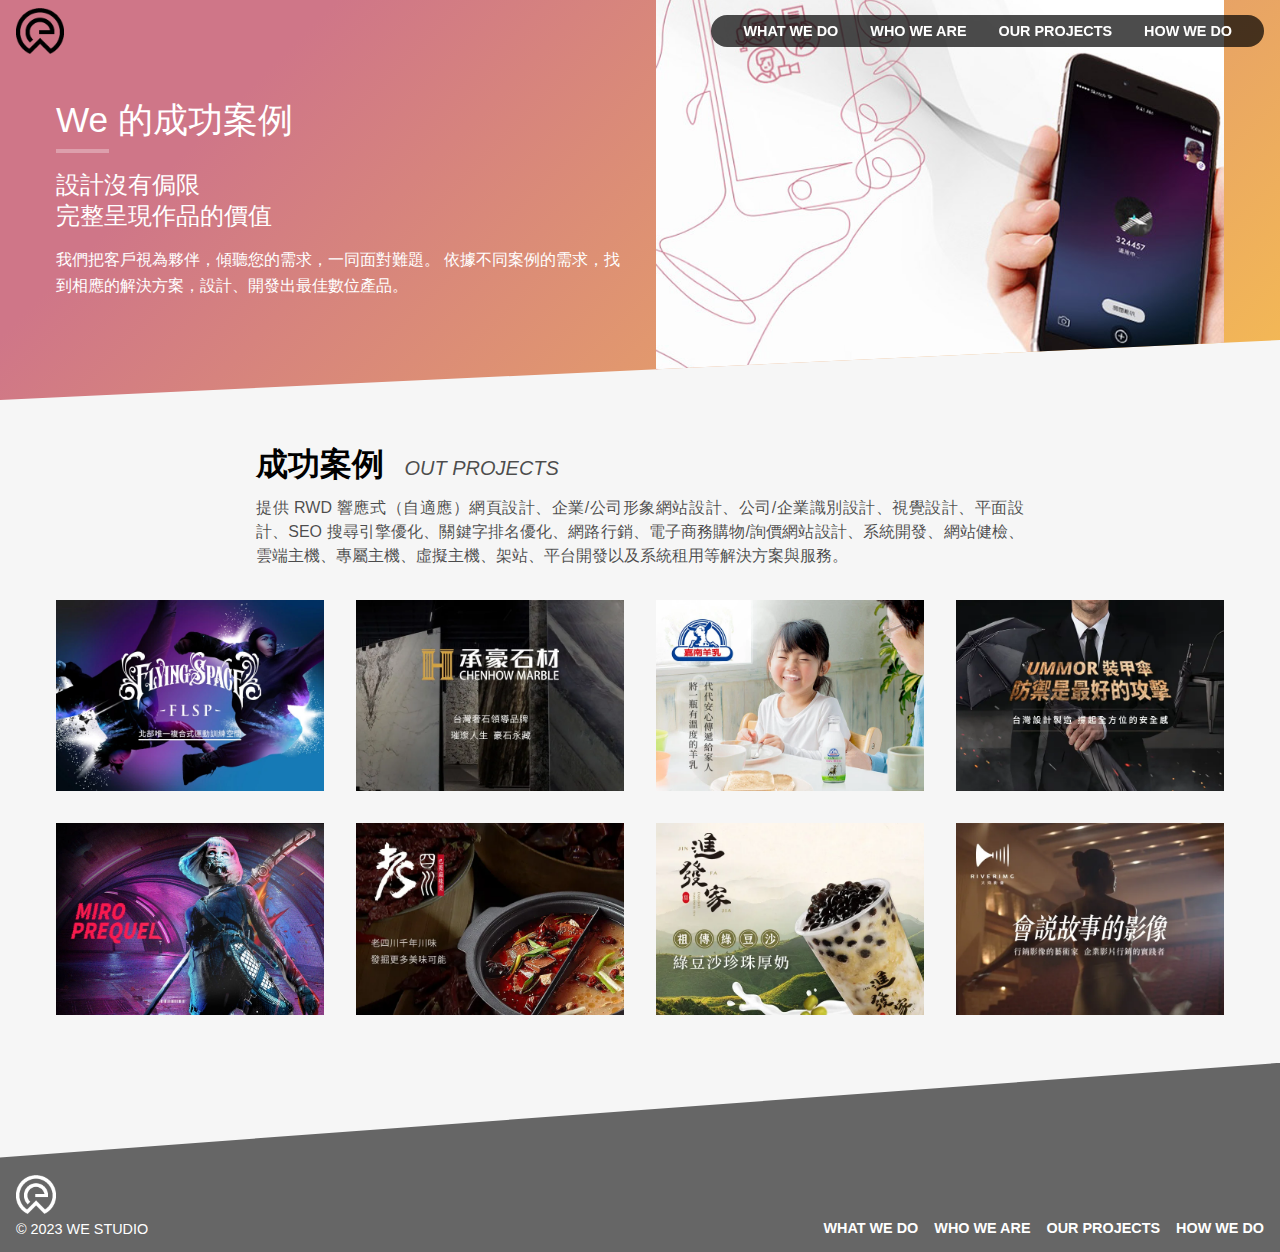
<file: works.html>
<!DOCTYPE html>
<html lang="zh-Hant-TW">

<head>
  <meta charset="UTF-8">
  <meta http-equiv="X-UA-Compatible" content="IE=edge">
  <meta name="viewport" content="width=device-width, initial-scale=1.0">
  <meta name="keywords" content="網頁設計, 網站設計, 網頁設計公司, 公司網站架設">
  <meta name="description" content="我們把客戶視為夥伴，傾聽您的需求，一同面對難題。 依據不同案例的需求，找到相應的解決方案，設計、開發出最佳數位產品。">
  <meta property="og:url" content="https://awayh.github.io/we/works.html">
  <meta property="og:type" content="website">
  <meta property="og:title" content="成功案例 - We studio">
  <meta property="og:description" content="我們把客戶視為夥伴，傾聽您的需求，一同面對難題。 依據不同案例的需求，找到相應的解決方案，設計、開發出最佳數位產品。">
  <meta property="og:image" content="https://awayh.github.io/we/images/og-works.png">
  <meta property="og:locale" content="zh_TW">
  <title>成功案例 - We studio</title>
  <link rel="shortcut icon" href="./images/logo-header.png" type="image/x-icon">
  <link rel="stylesheet" href="./style/reset.css">
  <link rel="stylesheet" href="./style/all.css">
  <link rel="stylesheet" href="./style/master.css">
  <link rel="stylesheet" href="./style/works.css">
  <link rel="stylesheet" href="https://cdnjs.cloudflare.com/ajax/libs/font-awesome/6.3.0/css/all.min.css" integrity="sha512-SzlrxWUlpfuzQ+pcUCosxcglQRNAq/DZjVsC0lE40xsADsfeQoEypE+enwcOiGjk/bSuGGKHEyjSoQ1zVisanQ==" crossorigin="anonymous" referrerpolicy="no-referrer" />
</head>

<body>

  <header class="header">
    <div class="header-head">
      <a href="./">
        <img class="header-img header-img-logo" src="./images/logo-header.png" width="60" height="58" alt="We Studio">
      </a>
    </div>
    <div id="HeaderBody" class="header-body">
      <nav class="header-nav">
        <ul class="header-ul">
          <li class="header-li">
            <a class="header-link" href="./service.html">what we do</a>
          </li>
          <li class="header-li">
            <a class="header-link" href="./about.html">who we are</a>
          </li>
          <li class="header-li">
            <a class="header-link" href="./works.html">our projects</a>
          </li>
          <li class="header-li">
            <a class="header-link" href="./process.html">how we do</a>
          </li>
        </ul>
        <button id="HeaderBtnXmark" class="header-btn header-btn-xmark" type="button">
          <i class="fa-solid fa-xmark"></i>
        </button>
      </nav>
    </div>
    <div class="header-foot">
      <button id="HeaderBtnBars" class="header-btn header-btn-bars" type="button">
        <i class="fa-solid fa-bars"></i>
      </button>
    </div>
  </header>

  <section class="banner banner-works">
    <div class="banner-container container mx-auto">
      <div class="banner-head">
        <h1 class="banner-title banner-title-line">We 的成功案例</h1>
        <p class="banner-desc banner-desc-lg">
          設計沒有侷限<br>
          完整呈現作品的價值
        </p>
        <p class="banner-desc">我們把客戶視為夥伴，傾聽您的需求，一同面對難題。 依據不同案例的需求，找到相應的解決方案，設計、開發出最佳數位產品。</p>
      </div>
      <div class="banner-body">
        <img class="banner-img banner-img-fit" src="./images/banner-works.jpg" alt="We 的成功案例" width="700" height="926">
      </div>
    </div>
  </section>

  <main class="main">
    <header class="main-head container-md mx-auto">
      <h2 class="main-title">
        <span class="main-cht">成功案例</span>
        <small class="main-small">out projects</small>
      </h2>
      <p class="main-desc">提供 RWD 響應式（自適應）網頁設計、企業/公司形象網站設計、公司/企業識別設計、視覺設計、平面設計、SEO 搜尋引擎優化、關鍵字排名優化、網路行銷、電子商務購物/詢價網站設計、系統開發、網站健檢、雲端主機、專屬主機、虛擬主機、架站、平台開發以及系統租用等解決方案與服務。</p>
    </header>
    <div class="main-body container mx-auto">
      <div class="grid grid-4">
        <a href="javascript:;">
          <section class="card">
            <header class="card-head">
              <h2 class="card-title">Flying Space飛翔運動空間</h2>
            </header>
            <div class="card-body">
              <img class="card-img" src="./images/works1.webp" width="700" height="500" alt="Flying Space飛翔運動空間">
            </div>
          </section>
        </a>
        <a href="javascript:;">
          <section class="card">
            <header class="card-head">
              <h2 class="card-title">承豪石材有限公司</h2>
            </header>
            <div class="card-body">
              <img class="card-img" src="./images/works2.webp" width="700" height="500" alt="承豪石材有限公司">
            </div>
          </section>
        </a>
        <a href="javascript:;">
          <section class="card">
            <header class="card-head">
              <h2 class="card-title">嘉南羊乳-總公司官方網站</h2>
            </header>
            <div class="card-body">
              <img class="card-img" src="./images/works3.webp" width="700" height="500" alt="嘉南羊乳-總公司官方網站">
            </div>
          </section>
        </a>
        <a href="javascript:;">
          <section class="card">
            <header class="card-head">
              <h2 class="card-title">UMMOR 裝甲傘_綜鳴實業有限公司</h2>
            </header>
            <div class="card-body">
              <img class="card-img" src="./images/works4.webp" width="700" height="500" alt="UMMOR 裝甲傘_綜鳴實業有限公司">
            </div>
          </section>
        </a>
        <a href="javascript:;">
          <section class="card">
            <header class="card-head">
              <h2 class="card-title">示範案例/MIRO PREQUEL</h2>
            </header>
            <div class="card-body">
              <img class="card-img" src="./images/works5.webp" width="700" height="500" alt="示範案例/MIRO PREQUEL">
            </div>
          </section>
        </a>
        <a href="javascript:;">
          <section class="card">
            <header class="card-head">
              <h2 class="card-title">人杰老四川餐飲管理顧問股份有限公司</h2>
            </header>
            <div class="card-body">
              <img class="card-img" src="./images/works6.webp" width="700" height="500" alt="人杰老四川餐飲管理顧問股份有限公司">
            </div>
          </section>
        </a>
        <a href="javascript:;">
          <section class="card">
            <header class="card-head">
              <h2 class="card-title">進發家手搖茶官網</h2>
            </header>
            <div class="card-body">
              <img class="card-img" src="./images/works7.webp" width="700" height="500" alt="進發家手搖茶官網">
            </div>
          </section>
        </a>
        <a href="javascript:;">
          <section class="card">
            <header class="card-head">
              <h2 class="card-title">大河影像制作 Riverimg Studio</h2>
            </header>
            <div class="card-body">
              <img class="card-img" src="./images/works8.webp" width="700" height="500" alt="大河影像制作 Riverimg Studio">
            </div>
          </section>
        </a>
      </div>
    </div>
  </main>

  <footer class="footer">
    <div class="footer-head">
      <img class="footer-img footer-img-logo" src="./images/logo-footer.png" alt="We studio" width="60" height="58">
      <p class="footer-desc">&copy; 2023 we studio</p>
    </div>
    <div class="footer-body">
      <ul class="footer-ul">
        <li class="footer-li">
          <a class="footer-link" href="./service.html">what we do</a>
        </li>
        <li class="footer-li">
          <a class="footer-link" href="./about.html">who we are</a>
        </li>
        <li class="footer-li">
          <a class="footer-link" href="./works.html">our projects</a>
        </li>
        <li class="footer-li">
          <a class="footer-link" href="./process.html">how we do</a>
        </li>
      </ul>
    </div>
  </footer>

  <aside class="aside">
    <div class="aside-head">
      <a href="#" class="aside-link aside-link-top">
        <i class="fa-regular fa-circle-up"></i>
      </a>
    </div>
  </aside>

  <script src="https://cdnjs.cloudflare.com/ajax/libs/jquery/3.6.4/jquery.js" integrity="sha512-6DC1eE3AWg1bgitkoaRM1lhY98PxbMIbhgYCGV107aZlyzzvaWCW1nJW2vDuYQm06hXrW0As6OGKcIaAVWnHJw==" crossorigin="anonymous" referrerpolicy="no-referrer"></script>
  <script src="./js/all.js"></script>

</body>

</html>
</file>
<file: style/all.css>
@charset "utf-8";

html {
  scroll-behavior: smooth;
}

body {
  font-family: Arial, Helvetica, "微軟正黑體", sans-serif;
}

img {
  vertical-align: bottom;
}

/* helper ---------------------- */

.container, .container-md {
  box-sizing: border-box;
}

.container {
  max-width: 1200px;
}

.container-md {
  max-width: 800px;
}

.mx-auto {
  margin-left: auto;
  margin-right: auto;
}

/* header -------------------------- */

.header {
  display: flex;
  align-items: center;
  justify-content: space-between;
  position: fixed;
  top: 0;
  left: 0;
  z-index: 10;
  width: 100%;
}

.header-head, .header-body, .header-foot {
  padding: .5rem 1rem;
  box-sizing: border-box;
}

.header-head {
  width: 80px;
}

.header-img {
  max-width: 100%;
  height: auto;
}

.header-foot, .header-btn-xmark {
  display: none;
}

.header-ul {
  display: flex;
  background-color: rgba(0, 0, 0, .7);
  padding: .5rem 1rem;
  border-radius: 30px;
}

.header-li {
  margin-left: 1rem;
  margin-right: 1rem;
}

.header-link {
  color: #fff;
  text-decoration: none;
  text-transform: uppercase;
  font-weight: 600;
  font-size: .9rem;
  transition-duration: .3s;
}

.header-link:hover {
  color: #cf7688;
}

/* banner ----------------------- */

.banner {
  color: #fff;
  background-image: linear-gradient(135deg, #cf7688 20%, #f4ba54 100%);
  clip-path: polygon(0 0, 100% 0, 100% 85%, 0 100%);
}

.banner-container {
  display: flex;
  align-items: center;
}

.banner-head, .banner-body {
  width: 50%;
  padding-left: 1rem;
  padding-right: 1rem;
  box-sizing: border-box;
}

.banner-title {
  font-size: 2.2rem;
  margin-bottom: 2rem;
}

.banner-title-line {
  position: relative;
}

.banner-title-line::after {
  content: "";
  position: absolute;
  bottom: -1rem;
  left: 0;
  border-top: solid 4px rgba(255, 255, 255, .3);
  width: 1.5em;
}

.banner-small {
  display: block;
  text-transform: uppercase;
  font-size: 1.5rem;
  margin-top: .5rem;
}

.banner-subTitle {
  font-size: 1.75rem;
  line-height: 1.5;
  margin-bottom: 2rem;
  /* opacity: .7; */
  color: rgba(255, 255, 255, .7);
}

.banner-ul {
  display: flex;
  text-transform: uppercase;
  font-weight: 600;
  opacity: .3;
  margin-bottom: 4rem;
}

.banner-li + .banner-li {
  margin-left: 1rem;
  position: relative;
}

.banner-li + .banner-li::before {
  position: absolute;
  top: .4rem;
  left: -.6rem;
  content: "";
  width: 4px;
  height: 4px;
  background-color: rgba(255, 255, 255, .8);
}

.banner-ul-order1 {
  order: -1;
}

.banner-desc {
  line-height: 1.6;
}

.banner-desc + .banner-desc {
  margin-top: 1rem;
}

.banner-desc-lg {
  font-size: 1.5rem;
  line-height: 1.3;
}

.banner-btns {
  margin-top: 2rem;
}

.banner-btn {
  color: #fff;
  text-decoration: none;
  text-transform: uppercase;
  border: solid 2px #fff;
  display: inline-block;
  padding: 1rem 3rem;
  border-radius: 5px;
  transition-duration: .3s;
}

.banner-btn:hover {
  background-color: rgba(255, 255, 255, .2);
}

.banner-img {
  max-width: 100%;
  height: auto;
}


.banner-img-mobile, .banner-img-pad {
  position: absolute;
}

.banner-img-desktop {
  margin-left: 4.5rem;
}

.banner-img-mobile {
  left: 0;
  bottom: 5rem;
  z-index: 1;
}

.banner-img-pad {
  right: 1rem;
  bottom: -2rem;
}

.banner-img-fit {
  height: 400px;
  object-fit: cover;
}

.banner-index .banner-head, .banner-index .banner-body {
  padding-top: 3rem;
}

.banner-index .banner-head {
  width: 40%;
  display: flex;
  flex-direction: column;
}

.banner-index .banner-body {
  position: relative;
  width: 60%;
}

.banner-service .banner-img-fit {
  object-position: 0 -244px;
}

.banner-about .banner-img-fit {
  object-position: 0 -194px;
}

/* footer -------------------------------------- */

.footer {
  background-color: #666;
  display: flex;
  justify-content: space-between;
  align-items: flex-end;
  padding: 7rem 1rem 1rem;
  clip-path: polygon(0 50%, 100% 0, 100% 100%, 0 100%);
}

.footer-img-logo {
  max-width: 40px;
  height: auto;
  margin-bottom: .5rem;
}

.footer-desc {
  font-size: .9rem;
  color: #fff;
  text-transform: uppercase;
}

.footer-ul {
  display: flex;
}

.footer-li {
  margin-left: 1rem;
}

.footer-link {
  color: #fff;
  font-size: .9rem;
  text-transform: uppercase;
  text-decoration: none;
  font-weight: 600;
  transition-duration: .3s;
}

.footer-link:hover {
  color: #cf7688;
}

/* aside ------------------------------------------ */

.aside {
  position: fixed;
  right: 1rem;
  bottom: 15rem;
  z-index: 10;
}

.aside-link {
  color: rgba(0, 0, 0, .2);
  transition-duration: .3s;
}

.aside-link:hover {
  color: rgba(0, 0, 0, .5);
}

.aside-link-top {
  font-size: 3rem;
}
/* animation-------- */

.ani-move-downToUP{
  transform: translateY(120%);
  animation-name: moveDownToUP;
  animation-duration: .5s;
  animation-fill-mode: forwards;
}

.ani-fadeIn-leftToRight{
  transform: translateX(-100%);
  animation-name: fadeInLeftToRight;
  animation-duration: .5s;
  animation-fill-mode: forwards;
  opacity: 0;
}

.ani-delay-1{
  animation-delay: 0.3s;
}

.ani-delay-2{
  animation-delay: 0.6s;
}

.ani-delay-3{
  animation-delay: 0.9s;
}

.ani-delay-4{
  animation-delay: 1s;
}

.ani-delay-5{
  animation-delay: 1.2s;
}

.ani-delay-6{
  animation-delay: 1.3s;
}

.ani-delay-7{
  animation-delay: 1.4s;
}





@keyframes moveDownToUP{
  from{
    transform: translateY(120%);
  }
  to {
    transform: translateY(0);
  }
}

@keyframes fadeInLeftToRight{
  from{
    transform: translateX(-100);
    opacity: 0;
  }
  to {
    transform: translateX(0);
    opacity: 1;
  }

}

/* mediaqery---------- */

@media screen and (max-width:480px){
  .header{
  background-color: rgba(255,255, 255,.7);
  box-shadow: 0 5px 5px rgba(0,0,0,.05);
}

.header-body {
  display: none;
}

.header-foot {
  display: block;
}

.header-img-logo {
  opacity: .5;
}

.header-nav {
    position: fixed;
    top: 0;
    left: 0;
    width: 100%;
    height: 100%;
    background-color: rgba(0, 0, 0, .8);
    display: flex;
    align-items: center;
    justify-content: center;
  }

.header-ul {
    flex-direction: column;
    background-color: transparent;
  }


.header-link {
  font-size: 2rem;
  padding: .7rem 1rem;
  display: block;
  text-align: center;
}

.header-btn {
  display: inline-block;
  padding: 0;
  font-size: 2rem;
  background-color: transparent;
  border: none;
  /* 怕有人不習慣所以幫他們加個手指 */
  cursor: pointer;
}

.header-btn-bars {
  color: rgba(0, 0, 0, .5);
}

.header-btn-xmark {
  color: #666;
  position: absolute;
  top: .75rem;
  right: 1.3rem;
}


/* banner-------------- */

.banner {
  clip-path: polygon(0 0, 100% 0, 100% 95%, 0 100%);
}

.banner-container {
  flex-direction: column;
}

.banner-index .banner-head,
.banner-index .banner-body,
.banner-body,
.banner-head {
  width: 100%;
}

.banner-index .banner-head,
.banner-head {
  padding: 5rem;
  padding-bottom: 1rem;
  text-align: center;
}

.banner-index .banner-body {
  padding-top: 1rem;
}

.banner-body {
  padding-left: 0;
  padding-right: 0;
}

.banner-index .banner-ul {
 justify-content: center;
 margin-bottom: 1rem;
}

.banner-title {
  font-size: 7vw;
}

.banner-title-line::after{
  margin-left: -1.5rem;
  left: 50%;
}

.banner-small {
  font-size: 5vw;
}

.banner-img-mobile {
  width: 40vw;
  bottom: 2.5rem;
}

.banner-img-desktop {
  width: 70vw;
  margin-left: 10vw;
}

.banner-img-pad {
  width: 60vw;
}

.banner-service .banner-img-fit,
.banner-about .banner-img-fit {
  object-position: center;
}

/* aside---- */

.aside{
  display: none;
}

.footer {
  clip-path: none;
  padding-top: 1rem;
}

.footer-head{
  width: 100%;
  display: flex;
  flex-direction: column;
  align-items: center;
}
.footer-body {
  display: none;
}
}
</file>
<file: style/index.css>
@charset "utf-8";

/* base ------------------------------- */

.base {
  padding-top: 5rem;
  padding-bottom: 5rem;
}

.base-project {
  background-image: linear-gradient(#f6f6f6 0, #fff 50%);
}

.base-intro {
  background-image: url("../images/intro-bg.jpg");
  background-attachment: fixed;
  background-size: cover;
  position: relative;
  clip-path: polygon(0 0, 100% 10%, 100% 85%, 0 100%);
}

.base-intro::before {
  content: "";
  display: block;
  /* background-color: rgba(0,0,0,.7); */
  background-image: linear-gradient(rgba(0,0,0,.8), rgba(0,0,0,.3));
  position: absolute;
  top: 0;
  left: 0;
  width: 100%;
  height: 100%;
  z-index: -1;
}

.base-intro .base-head,
.base-intro .base-btns {
  text-align: left;
}

.base-intro .base-title {
  letter-spacing: 0;
}

.base-intro .base-title-small,
.base-intro .base-title-primary {
  display: block;
}

.base-intro .base-title-small {
  color: #ddd;
  font-size: 2.5rem;
}

.base-intro .base-title-primary {
  color: #fff;
  font-size: 3.5rem;
  margin-top: .5rem;
}

.base-intro .base-btn {
  border-color: #fff;
  color: #fff;
}

.base-intro .base-btn:hover {
  background-color: rgba(255, 255, 255, .2);
}

.base-build .base-body {
  max-width: 400px;
  margin-left: auto;
  margin-right: auto;
}

.base-container {
  padding-left: 1rem;
  padding-right: 1rem;
}

.base-body {
  margin-top: 3rem;
  margin-bottom: 2rem;
}

.base-head, .base-foot {
  text-align: center;
}

.base-title {
  text-transform: uppercase;
  font-size: 2rem;
  letter-spacing: 10px;
}

.base-btn {
  display: inline-block;
  border: solid 2px #cf7688;
  padding: 1rem 3rem;
  border-radius: 5px;
  text-transform: uppercase;
  text-decoration: none;
  color: #cf7688;
  transition-duration: .3s;
}

.base-btn:hover {
  background-color: #f6cdd5;
}

/* service ---------------------------- */

.service-items {
  display: flex;
  flex-wrap: wrap;
}

.service-item {
  width: 33.3333333%;
  border: solid 1px #e6e6e6;
  box-sizing: border-box;
  padding: 1.5rem 2rem;
  margin-right: -1px;
  margin-bottom: -1px;
  color: rgba(0,0,0,.7);
}

.service-title {
  text-align: center;
  font-size: 1.25rem;
}

.service-desc {
  line-height: 1.5;
  font-size: .95rem;
  text-align: justify;
}

.service-icons {
  text-align: center;
  margin-top: 2rem;
  margin-bottom: 2rem;
  font-size: 3rem;
}

.service-icons .fa-solid {
  color: #cf7688;
}

/* project ----------------------------- */

.project-items {
  display: flex;
  flex-wrap: wrap;
}

.project-item {
  width: 20%;
  text-align: center;
  margin-bottom: 1rem;
}

.project-img {
  max-width: 100%;
  height: auto;
}

/* intro -------------------------- */

.intro-desc {
  color: #fff;
  line-height: 1.7rem;
  margin-top: 1rem;
  margin-bottom: 1rem;
}

/* build -------------------------- */

.build-ol {
  color: rgba(255, 255, 255, .9);
}

.build-li {
  padding-top: 1.5rem;
  padding-bottom: 1.5rem;
  text-align: center;
  position: relative;
}

.build-li + .build-li {
  margin-top: 2rem;
}

.build-title {
  font-size: 1.2rem;
  font-weight: 600;
}

.build-desc {
  margin-top: 1rem;
  line-height: 1.5;
}

.build-li::before, .build-li::after {
  content: "";
  position: absolute;
  top: 0;
  width: 50%;
  height: 100%;
  transform: skew(-15deg);
  border-radius: 5px;
}

.build-li::before {
  left: -40px;
}

.build-li::after {
  right: -40px;
}

.build-content {
  position: relative;
  z-index: 1;
}

.build-li-1, .build-li-1::before, .build-li-1::after {
  background-color: #f5ba54;
}

.build-li-2, .build-li-2::before, .build-li-2::after {
  background-color: #eaa666;
}

.build-li-3, .build-li-3::before, .build-li-3::after {
  background-color: #cf7688;
}

@media screen and (max-width:480px) {

  /* service----------------------- */
  
  .service-items{
    flex-direction: column;
  }

  .service-item {
    width:100%;
  }

/* projrct------------ */

  .project-item{
    width: 33.33333%;
  }

/* base----------------------------- */

.base-intro {
  clip-path: polygon(0 0, 100% 5%, 100% 95%,0 100%);
}

.base-intro .base-head ,
.base-intro .base-btns{
  text-align: center;
}

.base-build .base-body {
  max-width: 55vw;
}
/* aside-------------------------- */

.footer {
  clip-path: none;
  padding-top: 1rem;
}

}
</file>
<file: style/master.css>
@charset "utf-8";

body {
    background-color: #f6f6f6;
}

/* main ----------------------- */

.main {
	padding-top: 2rem;
	padding-bottom: 2rem;
}

.main-head, .main-body {
	padding: 1rem;
}

.main-cht {
	font-size: 2rem;
	font-weight: 600;
}

.main-small {
	font-size: 1.25rem;
	text-transform: uppercase;
	font-style: italic;
	color: rgba(0,0,0,.7);
	margin-left: 1rem;
}

.main-desc {
	margin-top: 1rem;
	line-height: 1.5;
	color: rgba(0,0,0,.7);
	text-align: justify;
}

/* grid ------------------------------------- */

.grid {
	display: grid;
	gap: 2rem;
}

.grid-3 {
	/* grid-template-columns: 33.3333% 33.3333% 33.3333%; */
	grid-template-columns: repeat(3, 1fr);
}

.grid-4 {
	/* grid-template-columns: 33.3333% 33.3333% 33.3333%; */
	grid-template-columns: repeat(4, 1fr);
}


@media screen and (max-width:480px) {
	.main-title{
		text-align: center;
	}

	.grid-3, .grid-4{
		grid-template-columns: repeat(1,1fr);
	}
}
</file>
<file: style/about.css>
@charset "utf-8";

/* state ----------------------------- */

.state {
  margin-left: -1rem;
  margin-right: -1rem;
  padding-top: 5rem;
  background-color: #fff;
}

.state-head {
  text-align: center;
}

.state-body, .state-foot {
  margin-top: 3rem;
}

.state-title {
  font-size: 2rem;
  font-weight: 600;
}

.state-desc {
  margin-top: 1rem;
  color: rgba(0,0,0,.7);
}

.state-ul {
  display: flex;
  justify-content: center;
}

.state-li {
  text-align: center;
}

.state-li + .state-li {
  border-left: solid 1px rgba(0,0,0,.1);
}

.state-number,
.state-unit,
.state-term,
.state-tips {
  display: block;
  margin-left: 3rem;
  margin-right: 3rem;
}

.state-unit,
.state-term,
.state-tips {
  margin-top: 1rem;
}

.state-li .state-number,
.state-li .state-unit,
.state-li .state-term {
  color: #3eb5fe;
  font-weight: 600;
}

.state-li:nth-child(even) .state-number,
.state-li:nth-child(even) .state-unit,
.state-li:nth-child(even) .state-term {
  color: #33d8ab;
}

.state-number {
  font-size: 5rem;
}

.state-unit {
  font-size: 1.5rem;
}

.state-term {
  font-size: 2rem;
}

.state-tips {
  color: rgba(0,0,0,.7);
}

.state-img {
  width: 100%;
  height: auto;
}

/* env -------------------------------- */

.env {
  display: flex;
  gap: 2rem;
  padding-top: 5rem;
  padding-bottom: 5rem;
}

.env-head {
  width: 33.33333%;
}

.env-body {
  width: 66.66666%;
}

.env-img {
  max-width: 100%;
  height: auto;
}

.env-title {
  font-size: 2rem;
  font-weight: 600;
}

.env-desc {
  margin-top: 1rem;
  line-height: 1.5;
  text-align: justify;
  color: rgba(0,0,0,.7);
}

@media screen and (max-width:480px) {
  /* state--------------------------------- */
  
  .state-head, .state-body {
    padding-left: 1rem;
    padding-right: 1rem;
  }

  .state-ul {
    flex-wrap: wrap;
  }

  .state-li{
    width: 50%;
    box-sizing: border-box;
  }

  .state-li:nth-child(3){
    border: none;
    border-top: solid rgba(0,0,0,.1);
  }

  .state-li:nth-child(4) {
    border-top: solid rgba(0,0,0,.1);
  }
/* 從第三格開始 */
  .state-li:nth-child(n + 3){
    padding-top: 1rem;
    border-top: solid 1px rgba(0,0,0,.1);
  }

  .state-li:nth-child(-n+2) {
    padding-bottom: 1rem;
  }

  .state-desc {
    line-height: 1.5;
  }

  .state-number {
    font-size: 12vw;
  }

  .state-unit {
    font-size: 5vw;
  }
  
  .state-term {
    font-size: 8vw;
  }

  .state-number, .state-unit, .state-term, .state-tips {
    margin-left: 1rem;
    margin-left: 1rem;
  }


/* env---------------- */

.env {
flex-direction: column-reverse;
}
.env-head, .env-body{
  width: 100%;
}

.env-head {
  text-align: center;
}
}
</file>
<file: style/process.css>
@charset "utf-8";

/* process----- */

.process-item {
    display: flex;
}

.process-item:hover .process-head {
    background-color: #cf7688;
}

.process-head {
    width: 30%;
    display: flex;
    justify-content: center;
    align-items: center;
    background-color: #ddd;
    transition-duration: .3s;
}

.process-body {
    width: 70%;
    background-color: #fff;
    /* display: flex; */
    /* justify-content: center;
    align-items: center; */
}

.process-item + .process-item{
    margin-top: 2rem;
}



.process-name {
    color: rgba(255,255,255,.7);
}

.process-cht, .prcoess-en {
    display: block;
}

.process-cht {
    font-size: 2.5rem;
}

.prcoess-en {
    text-transform: uppercase;
    font-size: 1.5rem;
    margin-top: .5rem;
}

.process-ol {
    list-style-type: decimal;
    list-style-position: inside;
    display: flex;
    flex-wrap: wrap;
}

.process-li {
    padding: 2rem;
    width:50%;
    box-sizing: border-box;
}

.process-li:nth-child(n+3) {
    padding-top: 0;
}

.process-title {
    color: #cf7688;
    font-size: 1.25rem;
    font-weight: 600;
    display: inline;    
}

.process-desc {
    margin-top:.5rem;
    color: rgba(0,0,0,.7);
    line-height: 1.5;
}

.process-li::marker {
    color: #cf7688;
    font-size: 1.25rem;
}

@media screen and (max-width:480px) {
    
/* process ------------------------------*/

.process-item, .prcoess-ol{
    flex-direction: column;
}

.process-head, .process-body, .process-li{
    width: auto;
}

.process-head {
    padding: 1rem;
}

.process-li {
    padding: 0;
    margin: 1rem;
}

.process-name {
    text-align: center;
}
}
</file>
<file: style/service.css>
@charset "utf-8";

/* card ------------------------ */

.card {
  background-color: #fff;
  padding: 2rem;
  color: rgba(0,0,0,.7);
}

.card-head {
  text-align: center;
}

.card-title {
  font-size: 1.5rem;
  font-weight: 600;
}

.card-desc {
  margin-top: 1rem;
  margin-bottom: 1rem;
  line-height: 1.5;
  text-align: justify;
}

.card-ul {
  list-style-type: square;
  margin-left: 1.5rem;
  line-height: 1.5;
  font-size: .95rem;
}

.card-icon {
  font-size: 2.5rem;
  color: #cf7688;
  border: dashed 1px #cf7688;
  display: inline-block;
  width: 5rem;
  line-height: 5rem;
  border-radius: 50%;
  margin-bottom: 2rem;
  transition-duration: .3s;
}

.card:hover .card-icon {
  background-color: #cf7688;
  color: #fff;
}
</file>
<file: style/works.css>
@charset "utf-8";

/* card --------------------------- */

.card {
  position: relative;
}

.card-head {
  position: absolute;
  top: 0;
  left: 0;
  background-color: rgba(0,0,0,.7);
  width: 100%;
  height: 100%;
  display: flex;
  justify-content: center;
  align-items: center;
  opacity: 0;
  transition-duration: .3s;
}

.card-title {
  color: #fff;
  font-size: 1.5rem;
  line-height: 1.3;
  text-align: center;
  width: 80%;
}

.card-img {
  max-width: 100%;
  height: auto;
}

.card:hover .card-head {
  opacity: 1;
}
</file>
